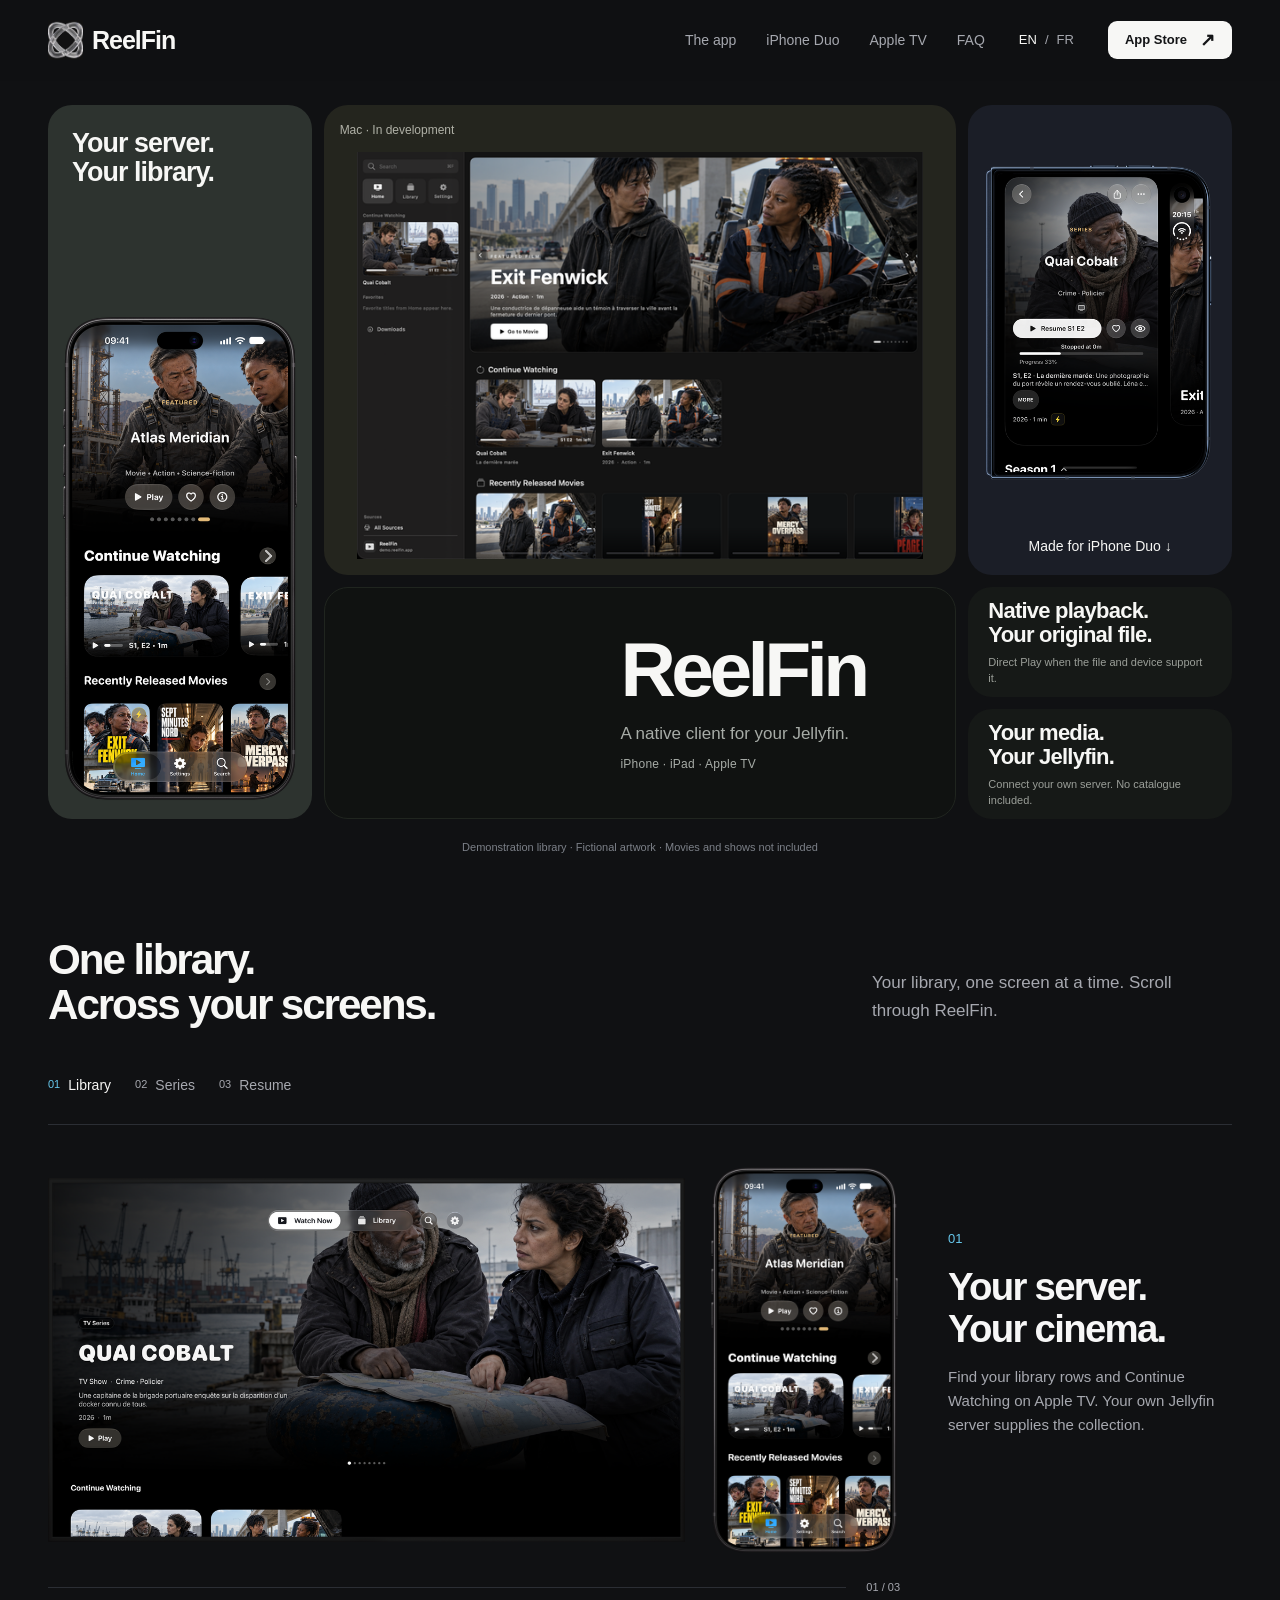
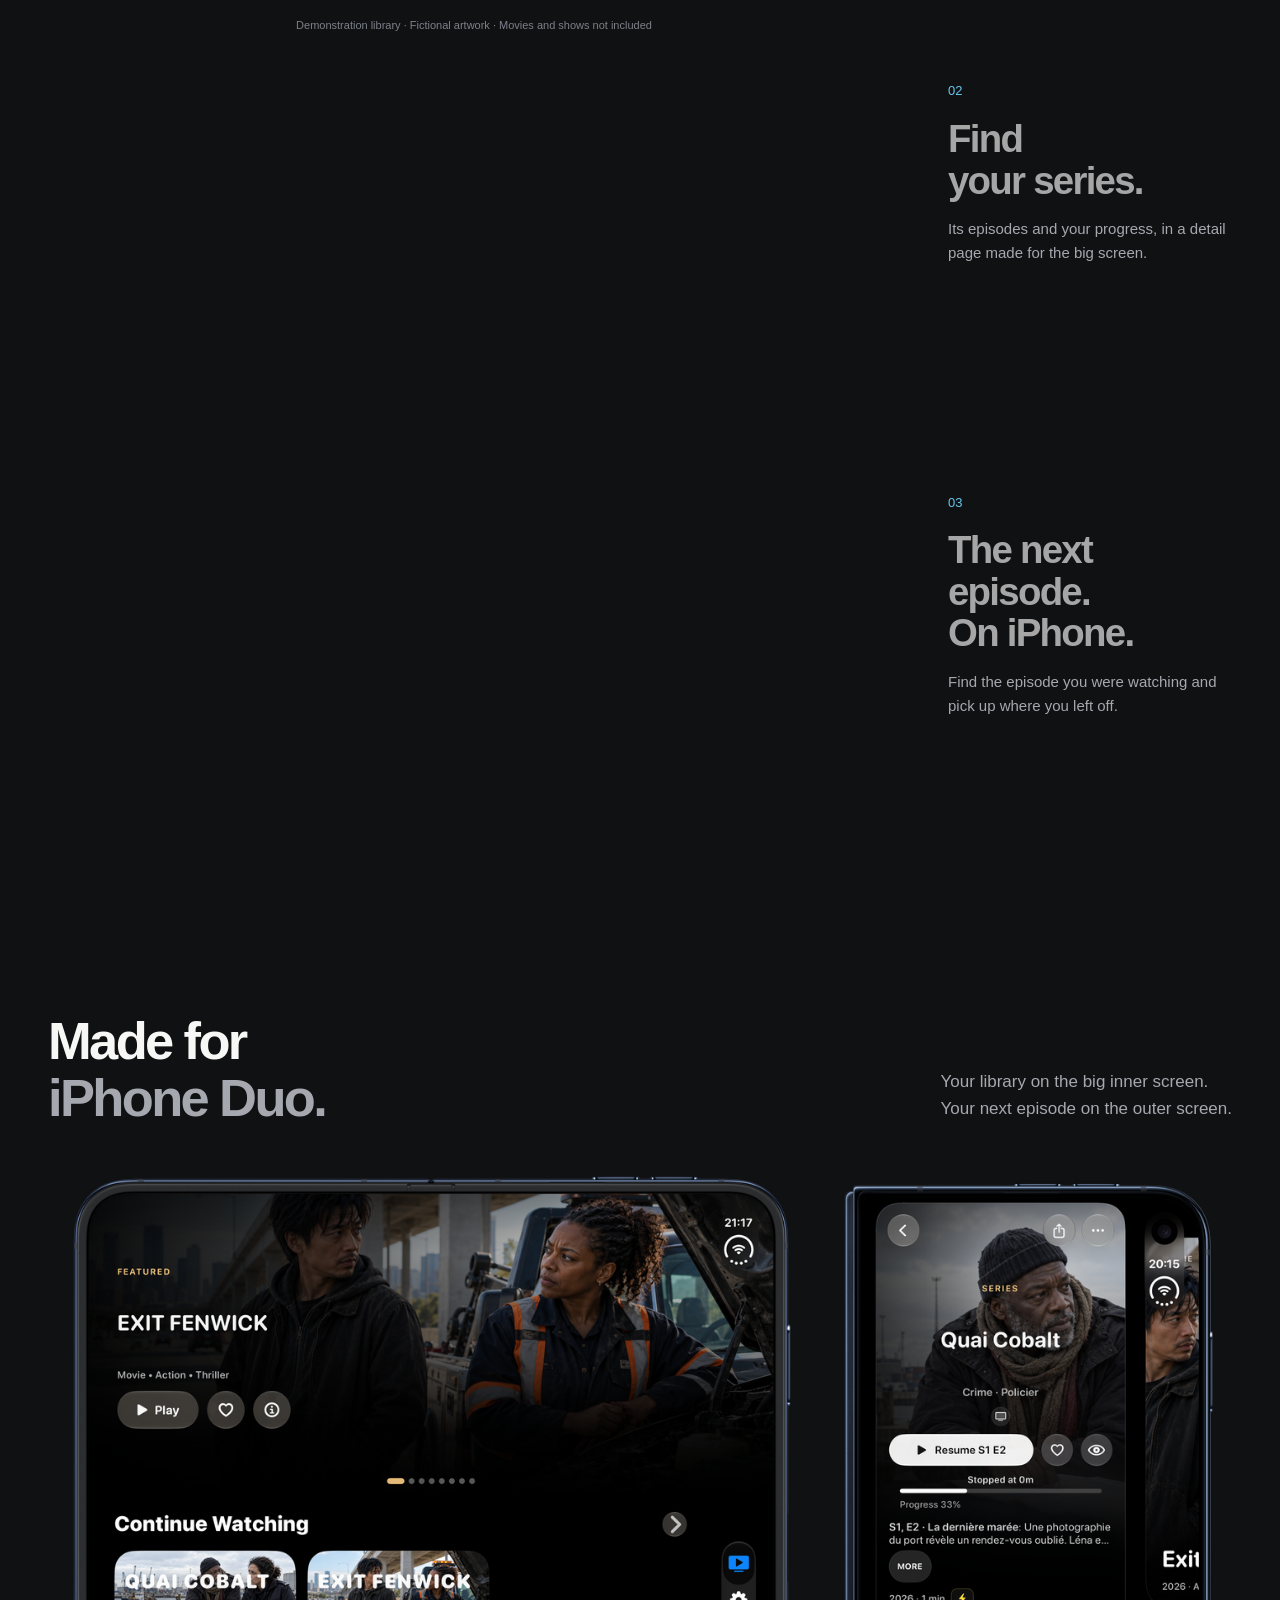
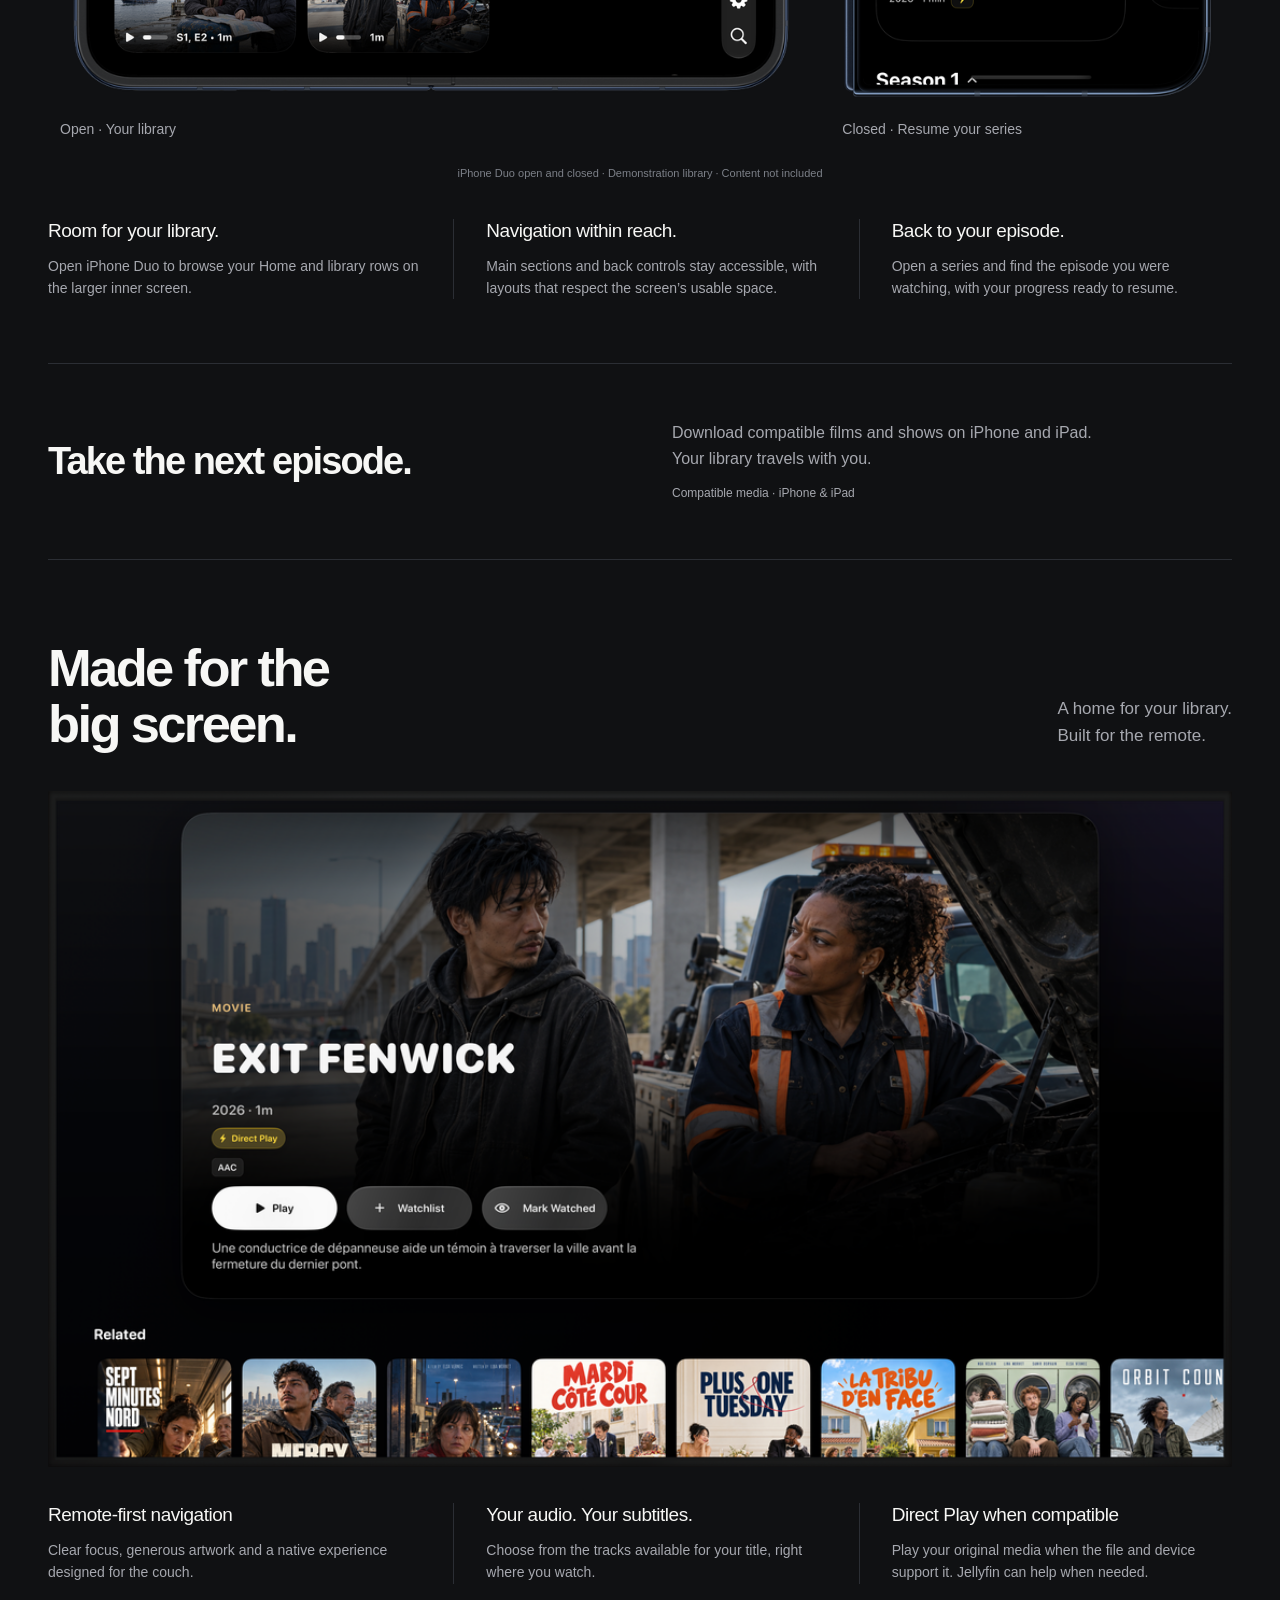
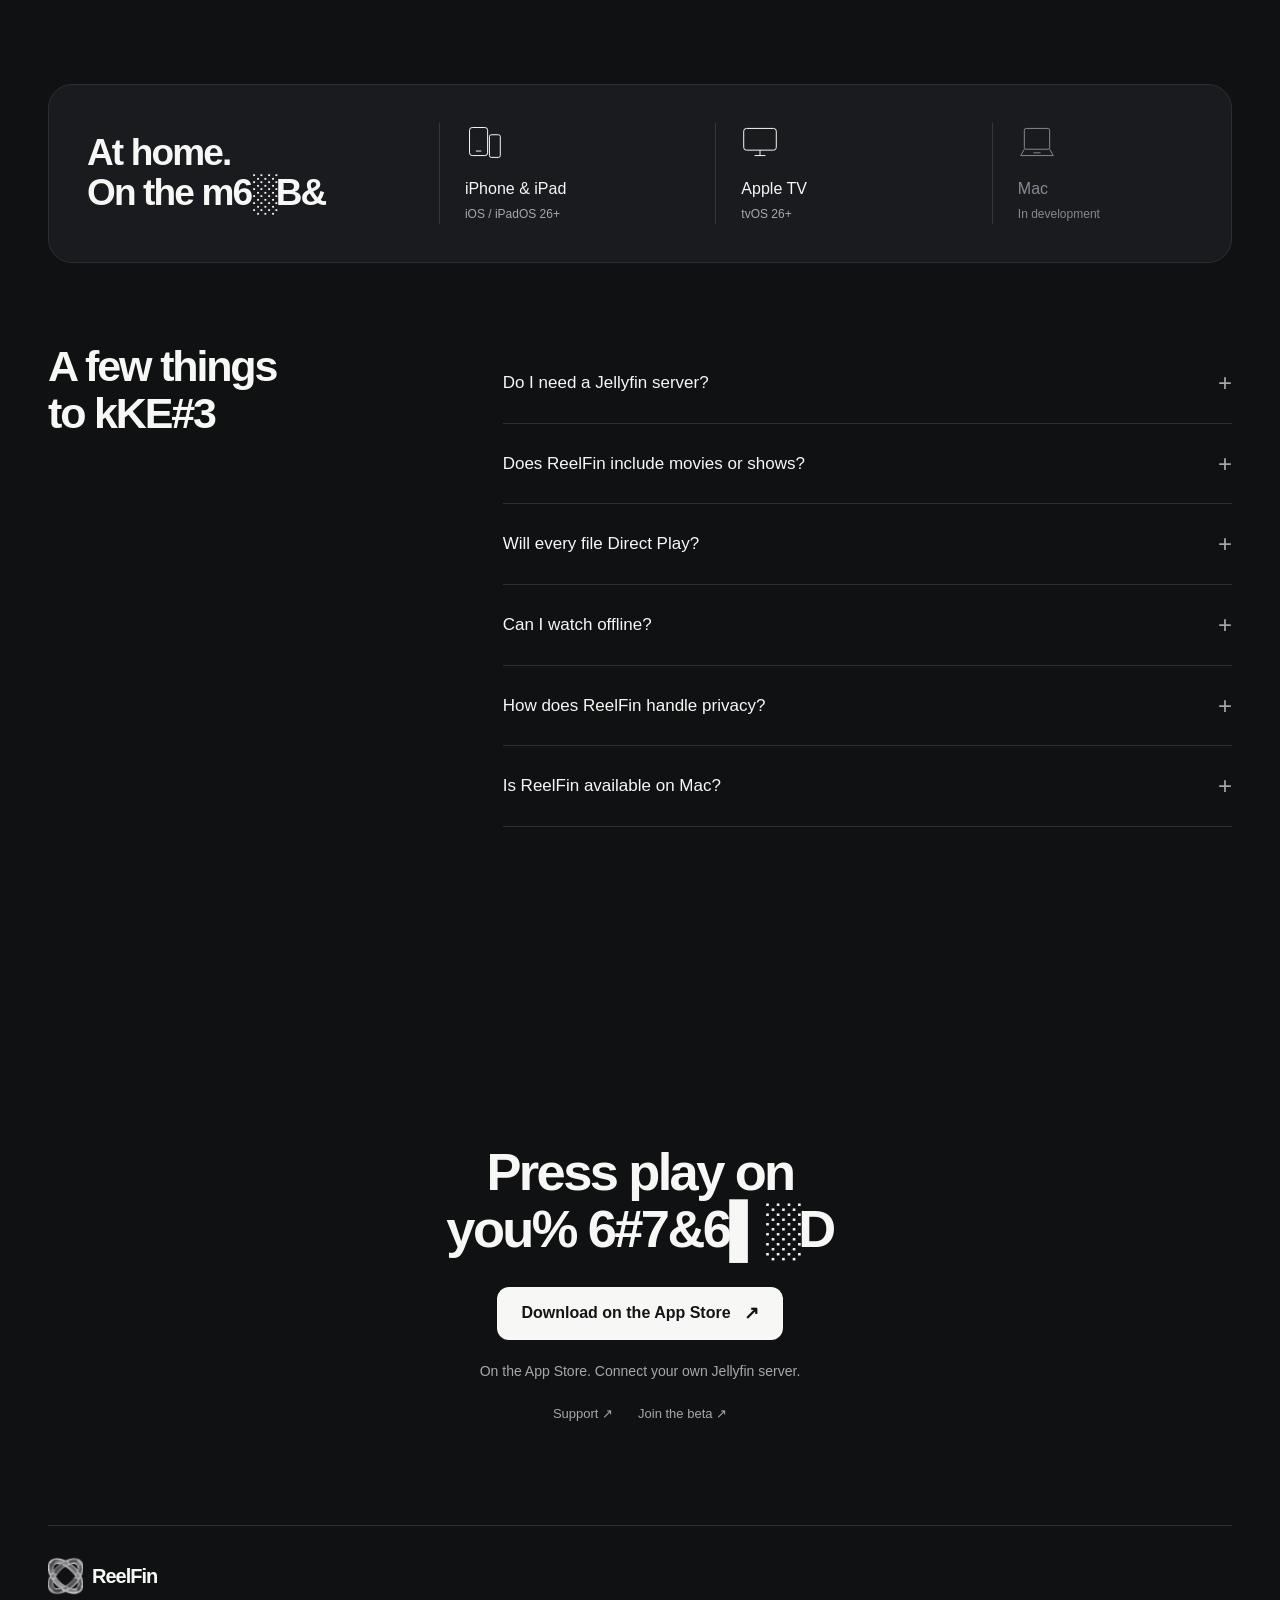
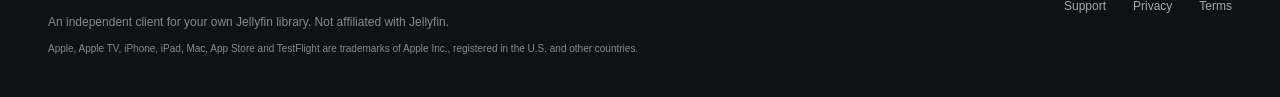
<file: index.html>
<!doctype html>
<html lang="en">
<head>
  <meta charset="utf-8">
  <meta name="viewport" content="width=device-width, initial-scale=1">
  <title>ReelFin — Your cinema. Your way.</title>
  <meta name="description" content="Your Jellyfin library on iPhone, iPad and Apple TV. Resume your favourites, explore your collection and take compatible downloads with you. Native. Independent. Yours.">
  <meta name="theme-color" content="#101113">
  <meta name="apple-itunes-app" content="app-id=6762079357">
  <link rel="canonical" href="https://flovflo.github.io/reelfin-site/">
  <link rel="alternate" hreflang="en" href="https://flovflo.github.io/reelfin-site/">
  <link rel="alternate" hreflang="fr" href="https://flovflo.github.io/reelfin-site/fr/">
  <link rel="alternate" hreflang="x-default" href="https://flovflo.github.io/reelfin-site/">
  <meta property="og:type" content="website">
  <meta property="og:title" content="ReelFin — Your cinema. Your way.">
  <meta property="og:description" content="Your Jellyfin library on iPhone, iPad and Apple TV. Resume your favourites, explore your collection and take compatible downloads with you. Native. Independent. Yours.">
  <meta property="og:url" content="https://flovflo.github.io/reelfin-site/">
  <meta property="og:locale" content="en_US">
  <meta property="og:image" content="https://flovflo.github.io/reelfin-site/assets/media/cinema/social-en.jpg">
  <meta property="og:image:alt" content="ReelFin — Your cinema. Your way.">
  <meta property="og:image:width" content="1200">
  <meta property="og:image:height" content="630">
  <meta name="twitter:card" content="summary_large_image">
  <link rel="icon" type="image/png" href="assets/media/NEW/reelfin-mark.png">
  <link rel="stylesheet" href="assets/site.css?v=cinema-19">
  <script defer src="assets/site.js?v=cinema-19"></script>
  <script type="application/ld+json">{"@context": "https://schema.org", "@type": "MobileApplication", "name": "ReelFin", "operatingSystem": "iOS 26+, iPadOS 26+, tvOS 26+", "applicationCategory": "EntertainmentApplication", "description": "Your Jellyfin library on iPhone, iPad and Apple TV. Resume your favourites, explore your collection and take compatible downloads with you. Native. Independent. Yours.", "url": "https://flovflo.github.io/reelfin-site/", "downloadUrl": "https://apps.apple.com/app/reelfin/id6762079357", "author": {"@type": "Person", "name": "Florian Taffin"}}</script>
</head>
<body>
  <a class="skip-link" href="#main-content">Skip to content</a>
  <header class="site-header site-header--marketing">
    <div class="site-header__inner">
      <a class="brand" href="#top" aria-label="ReelFin"><span class="brand__mark" aria-hidden="true"><img src="assets/media/NEW/reelfin-mark.png" alt="" width="400" height="240"></span><span>ReelFin</span></a>
      <nav class="site-nav" aria-label="Primary navigation"><a href="#story">The app</a><a href="#duo">iPhone Duo</a><a href="#tvos">Apple TV</a><a href="#faq">FAQ</a></nav>
      <nav class="language-switch" aria-label="Language"><a href="index.html" lang="en" hreflang="en" aria-current="page">EN</a><span aria-hidden="true">/</span><a href="fr/index.html" lang="fr" hreflang="fr" >FR</a></nav>
      <a class="button button--primary site-header__cta" href="https://apps.apple.com/app/reelfin/id6762079357">App Store <span class="arrow" aria-hidden="true">↗</span></a>
      <button class="menu-toggle" aria-expanded="false" aria-controls="mobile-menu" aria-label="Open navigation"><svg viewBox="0 0 24 24" fill="none" stroke="currentColor" stroke-width="1.5" aria-hidden="true"><path d="M4 8h16M4 16h16"/></svg></button>
    </div>
    <nav class="mobile-menu" id="mobile-menu" aria-label="Primary navigation" hidden><a href="#story">The app</a><a href="#duo">iPhone Duo</a><a href="#tvos">Apple TV</a><a href="#faq">FAQ</a><a href="https://apps.apple.com/app/reelfin/id6762079357">Download on the App Store ↗</a></nav>
  </header>
  <main id="main-content">
    <section class="hero container" id="top" aria-labelledby="hero-title">
      <div class="hero__mosaic">
        <div class="mosaic__tile mosaic__phone">
          <p class="mosaic__statement">Your server.<br>Your library.</p>
          <figure class="device-artwork"><img src="assets/media/devices/iphone-home-450.webp" srcset="assets/media/devices/iphone-home-450.webp 450w, assets/media/devices/iphone-home.webp 900w" sizes="(max-width: 760px) 190px, 240px" alt="ReelFin on iPhone, with Continue Watching and films from a fictional demonstration library." width="900" height="1837" fetchpriority="high" decoding="async"></figure>
        </div>
        <figure class="mosaic__tile mosaic__screen">
          <figcaption>Mac · In development</figcaption>
          <div class="native-mac-preview"><img src="assets/media/devices/mac-home-480.webp" srcset="assets/media/devices/mac-home-480.webp 480w, assets/media/devices/mac-home-640.webp 640w, assets/media/devices/mac-home-960.webp 960w, assets/media/devices/mac-home.webp 1600w" sizes="(max-width: 599px) 320px, (max-width: 1099px) 55vw, 600px" alt="Native ReelFin Home preview on Mac, in development, with a fictional demonstration library." width="1600" height="1150" fetchpriority="high" decoding="async"></div>
        </figure>
        <div class="mosaic__tile mosaic__brand">
          <div class="hero-emblem" aria-hidden="true"><img src="assets/media/NEW/reelfin-mark.png" alt="" width="400" height="240"></div>
          <div class="mosaic__brand-copy"><h1 id="hero-title">ReelFin</h1><p>A native client for your Jellyfin.</p><p class="hero__platforms">iPhone · iPad · Apple TV</p></div>
        </div>
        <div class="mosaic__tile mosaic__duo">
          <figure class="device-artwork"><img src="assets/media/devices/duo-closed-series-450.webp" srcset="assets/media/devices/duo-closed-series-450.webp 450w, assets/media/devices/duo-closed-series.webp 900w" sizes="(max-width: 760px) 51vw, 382px" alt="Native ReelFin demonstration series detail and Resume action on the iPhone Duo outer screen, with the device closed." width="900" height="1255" fetchpriority="high" decoding="async"></figure>
          <a href="#duo">Made for iPhone Duo <span aria-hidden="true">↓</span></a>
        </div>
        <article class="mosaic__tile mosaic__direct"><h2>Native playback.<br>Your original file.</h2><p>Direct Play when the file and device support it.</p></article>
        <article class="mosaic__tile mosaic__server"><h2>Your media.<br>Your Jellyfin.</h2><p>Connect your own server. No catalogue included.</p></article>
      </div>
      <p class="image-credit">Demonstration library · Fictional artwork · Movies and shows not included</p>
    </section>
    <section class="section container product-story" id="story" aria-labelledby="story-title">
      <div class="section-heading"><h2 id="story-title">One library.<br>Across your screens.</h2><p>Your library, one screen at a time. Scroll through ReelFin.</p></div>
      <nav class="story__nav" aria-label="Explore the app"><a href="#story-library" data-story-link="0"><span>01</span>Library</a><a href="#story-series" data-story-link="1"><span>02</span>Series</a><a href="#story-resume" data-story-link="2"><span>03</span>Resume</a></nav>
      <div class="story__layout">
        <div class="story__stage">
          <div class="story__devices">
            <figure class="story__tv device-artwork"><img src="assets/media/devices/tv-home-640.webp" srcset="assets/media/devices/tv-home-640.webp 640w, assets/media/devices/tv-home-1100.webp 1100w, assets/media/devices/tv-home.webp 2200w" sizes="(min-width: 1100px) 52vw, 100vw" alt="ReelFin on Apple TV, using a fictional demonstration library." width="2200" height="1256" loading="lazy" decoding="async"><img class="story__screen story__screen--tv" data-story-src="assets/media/devices/tv-series-screen-640.webp" data-story-srcset="assets/media/devices/tv-series-screen-640.webp 640w, assets/media/devices/tv-series-screen-1100.webp 1100w, assets/media/devices/tv-series-screen.webp 2200w" sizes="(min-width: 1100px) 52vw, 100vw" width="2200" height="1256" alt="" aria-hidden="true" hidden></figure>
            <figure class="story__phone device-artwork"><img src="assets/media/devices/iphone-home-450.webp" srcset="assets/media/devices/iphone-home-450.webp 450w, assets/media/devices/iphone-home.webp 900w" sizes="(min-width: 1100px) 15vw, 190px" alt="ReelFin on iPhone, using a fictional demonstration library." width="900" height="1837" loading="lazy" decoding="async"><img class="story__screen story__screen--phone" data-story-src="assets/media/devices/iphone-series-screen-450.webp" data-story-srcset="assets/media/devices/iphone-series-screen-450.webp 450w, assets/media/devices/iphone-series-screen.webp 900w" sizes="(min-width: 1100px) 15vw, 190px" width="900" height="1837" alt="" aria-hidden="true" hidden></figure>
          </div>
          <div class="story__position" aria-hidden="true"><span class="story__position-line"></span><span class="story__counter">01 / 03</span></div>
          <p class="image-credit">Demonstration library · Fictional artwork · Movies and shows not included</p>
        </div>
        <div class="story__chapters"><article class="story__chapter" id="story-library"><div class="story__chapter-copy"><span class="story__number">01</span><h3>Your server.<br>Your cinema.</h3><p>Find your library rows and Continue Watching on Apple TV. Your own Jellyfin server supplies the collection.</p></div><figure class="story__chapter-visual story__chapter-visual--tv device-artwork"><img src="assets/media/devices/tv-home-640.webp" srcset="assets/media/devices/tv-home-640.webp 640w, assets/media/devices/tv-home-1100.webp 1100w, assets/media/devices/tv-home.webp 2200w" sizes="(max-width: 760px) 100vw, (max-width: 1100px) 78vw, 930px" alt="ReelFin Apple TV home screen, using a fictional demonstration library." width="2200" height="1256" loading="lazy" decoding="async"></figure></article><article class="story__chapter" id="story-series"><div class="story__chapter-copy"><span class="story__number">02</span><h3>Find<br>your series.</h3><p>Its episodes and your progress, in a detail page made for the big screen.</p></div><figure class="story__chapter-visual story__chapter-visual--tv device-artwork"><img src="assets/media/devices/tv-series-640.webp" srcset="assets/media/devices/tv-series-640.webp 640w, assets/media/devices/tv-series-1100.webp 1100w, assets/media/devices/tv-series.webp 2200w" sizes="(max-width: 760px) 100vw, (max-width: 1100px) 78vw, 930px" alt="ReelFin on Apple TV, using a fictional demonstration library." width="2200" height="1256" loading="lazy" decoding="async"></figure></article><article class="story__chapter" id="story-resume"><div class="story__chapter-copy"><span class="story__number">03</span><h3>The next episode.<br>On iPhone.</h3><p>Find the episode you were watching and pick up where you left off.</p></div><figure class="story__chapter-visual story__chapter-visual--iphone device-artwork"><img src="assets/media/devices/iphone-series-450.webp" srcset="assets/media/devices/iphone-series-450.webp 450w, assets/media/devices/iphone-series.webp 900w" sizes="(max-width: 760px) 190px, 240px" alt="ReelFin on iPhone shows a fictional series, episode progress and the Resume action." width="900" height="1837" loading="lazy" decoding="async"></figure></article></div>
      </div>
    </section>
    <section class="section container duo" id="duo" aria-labelledby="duo-title">
      <div class="section-heading"><h2 id="duo-title">Made for<br><span class="muted">iPhone Duo.</span></h2><p>Your library on the big inner screen.<br>Your next episode on the outer screen.</p></div>
      <div class="duo-stage">
        <figure class="duo-stage__open"><div class="device-artwork"><img src="assets/media/devices/duo-open-home-640.webp" srcset="assets/media/devices/duo-open-home-640.webp 640w, assets/media/devices/duo-open-home-900.webp 900w, assets/media/devices/duo-open-home.webp 1800w" sizes="(max-width: 760px) 100vw, 750px" alt="Native ReelFin demonstration Home on the large inner screen of iPhone Duo, with the device open." width="1800" height="1308" loading="lazy" decoding="async"></div><figcaption>Open · Your library</figcaption></figure>
        <figure class="duo-stage__closed"><div class="device-artwork"><img src="assets/media/devices/duo-closed-series-450.webp" srcset="assets/media/devices/duo-closed-series-450.webp 450w, assets/media/devices/duo-closed-series.webp 900w" sizes="(max-width: 760px) 51vw, 382px" alt="Native ReelFin demonstration series detail and Resume action on the iPhone Duo outer screen, with the device closed." width="900" height="1255" loading="lazy" decoding="async"></div><figcaption>Closed · Resume your series</figcaption></figure>
      </div>
      <p class="image-credit">iPhone Duo open and closed · Demonstration library · Content not included</p>
      <div class="tv-benefits"><article><h3>Room for your library.</h3><p>Open iPhone Duo to browse your Home and library rows on the larger inner screen.</p></article><article><h3>Navigation within reach.</h3><p>Main sections and back controls stay accessible, with layouts that respect the screen’s usable space.</p></article><article><h3>Back to your episode.</h3><p>Open a series and find the episode you were watching, with your progress ready to resume.</p></article></div>
    </section>
    <section class="download-band container" id="overview" aria-labelledby="downloads-title"><h2 id="downloads-title">Take the next episode.</h2><div><p>Download compatible films and shows on iPhone and iPad. Your library travels with you.</p><p class="download-band__note">Compatible media · iPhone & iPad</p></div></section>
    <section class="section container tvos" id="tvos" aria-labelledby="tv-title">
      <div class="section-heading"><h2 id="tv-title">Made for the<br>big screen.</h2><p>A home for your library.<br>Built for the remote.</p></div>
      <figure class="device-artwork"><img src="assets/media/devices/tv-detail-640.webp" srcset="assets/media/devices/tv-detail-640.webp 640w, assets/media/devices/tv-detail-1100.webp 1100w, assets/media/devices/tv-detail.webp 2200w" sizes="(max-width: 760px) 100vw, (max-width: 1100px) 78vw, 930px" alt="ReelFin Apple TV movie detail page, using a fictional demonstration library." width="2200" height="1256" loading="lazy" decoding="async"></figure>
      <div class="tv-benefits"><article><h3>Remote-first navigation</h3><p>Clear focus, generous artwork and a native experience designed for the couch.</p></article><article><h3>Your audio. Your subtitles.</h3><p>Choose from the tracks available for your title, right where you watch.</p></article><article><h3>Direct Play when compatible</h3><p>Play your original media when the file and device support it. Jellyfin can help when needed.</p></article></div>
    </section>
    <section class="compatibility container" aria-label="Supported platforms">
      <h2>At home.<br>On the move.</h2>
      <div class="platform"><svg viewBox="0 0 42 42" fill="none" stroke="currentColor" aria-hidden="true"><rect x="5" y="5" width="20" height="31" rx="3"/><path d="M12 31h6"/><rect x="27" y="13" width="12" height="25" rx="2"/></svg><h3>iPhone &amp; iPad</h3><p>iOS / iPadOS 26+</p></div>
      <div class="platform"><svg viewBox="0 0 42 42" fill="none" stroke="currentColor" aria-hidden="true"><rect x="3" y="6" width="36" height="24" rx="3"/><path d="M15 36h12m-6-6v6"/></svg><h3>Apple TV</h3><p>tvOS 26+</p></div>
      <div class="platform platform--future"><svg viewBox="0 0 42 42" fill="none" stroke="currentColor" aria-hidden="true"><rect x="7" y="6" width="28" height="23" rx="2"/><path d="m7 29-4 7h36l-4-7M17 33h8"/></svg><h3>Mac</h3><p>In development</p></div>
    </section>
    <section class="section container faq" id="faq" aria-labelledby="faq-title"><h2 id="faq-title">A few things<br>to know.</h2><div><details><summary>Do I need a Jellyfin server?</summary><p>Yes. ReelFin is a client for your own Jellyfin server, or a server you are authorised to use. Enter the server address and sign in to your Jellyfin account.</p></details>
<details><summary>Does ReelFin include movies or shows?</summary><p>No. You bring your library. The screenshots and poster artwork on this page use a fictional demonstration collection; no movies or shows are supplied with the app.</p></details>
<details><summary>Will every file Direct Play?</summary><p>Direct Play depends on the file, codecs, subtitles and device. ReelFin uses native Apple playback, and Jellyfin may remux or transcode a file when it needs help.</p></details>
<details><summary>Can I watch offline?</summary><p>On iPhone and iPad, you can download compatible titles when your Jellyfin account allows downloads. File compatibility and available storage still apply. Downloads are not available on Apple TV.</p></details>
<details><summary>How does ReelFin handle privacy?</summary><p>Your session token is stored in Apple Keychain. ReelFin does not sell your personal data or use cross-app tracking. Optional crash diagnostics may be enabled in a production build. <a href="privacy.html">Read the privacy policy</a>.</p></details>
<details><summary>Is ReelFin available on Mac?</summary><p>A dedicated Mac experience is in development. It is not available for public download yet. ReelFin is currently available for iPhone, iPad and Apple TV.</p></details></div></section>
    <section class="final-cta container" id="support" aria-labelledby="download-title"><div class="cta-emblem" aria-hidden="true"><img src="assets/media/NEW/reelfin-mark.png" alt="" width="400" height="240"></div><h2 id="download-title">Press play on<br>your library.</h2><a class="button button--primary" href="https://apps.apple.com/app/reelfin/id6762079357"><span>Download on the App Store</span><span class="arrow" aria-hidden="true">↗</span></a><p>On the App Store. Connect your own Jellyfin server.</p><div class="final-cta__support"><a href="support.html">Support ↗</a><a href="https://testflight.apple.com/join/TkVVXmU2">Join the beta ↗</a></div></section>
  </main>
  <footer class="site-footer" id="privacy"><div><a class="brand brand--footer" href="#top"><span class="brand__mark" aria-hidden="true"><img src="assets/media/NEW/reelfin-mark.png" alt="" width="400" height="240"></span><span>ReelFin</span></a><p>An independent client for your own Jellyfin library. Not affiliated with Jellyfin.</p><p class="site-footer__credit">Apple, Apple TV, iPhone, iPad, Mac, App Store and TestFlight are trademarks of Apple Inc., registered in the U.S. and other countries.</p></div><nav class="site-footer__links" aria-label="Footer"><a href="support.html">Support</a><a href="privacy.html">Privacy</a><a href="terms.html">Terms</a></nav></footer>
</body>
</html>
</file>
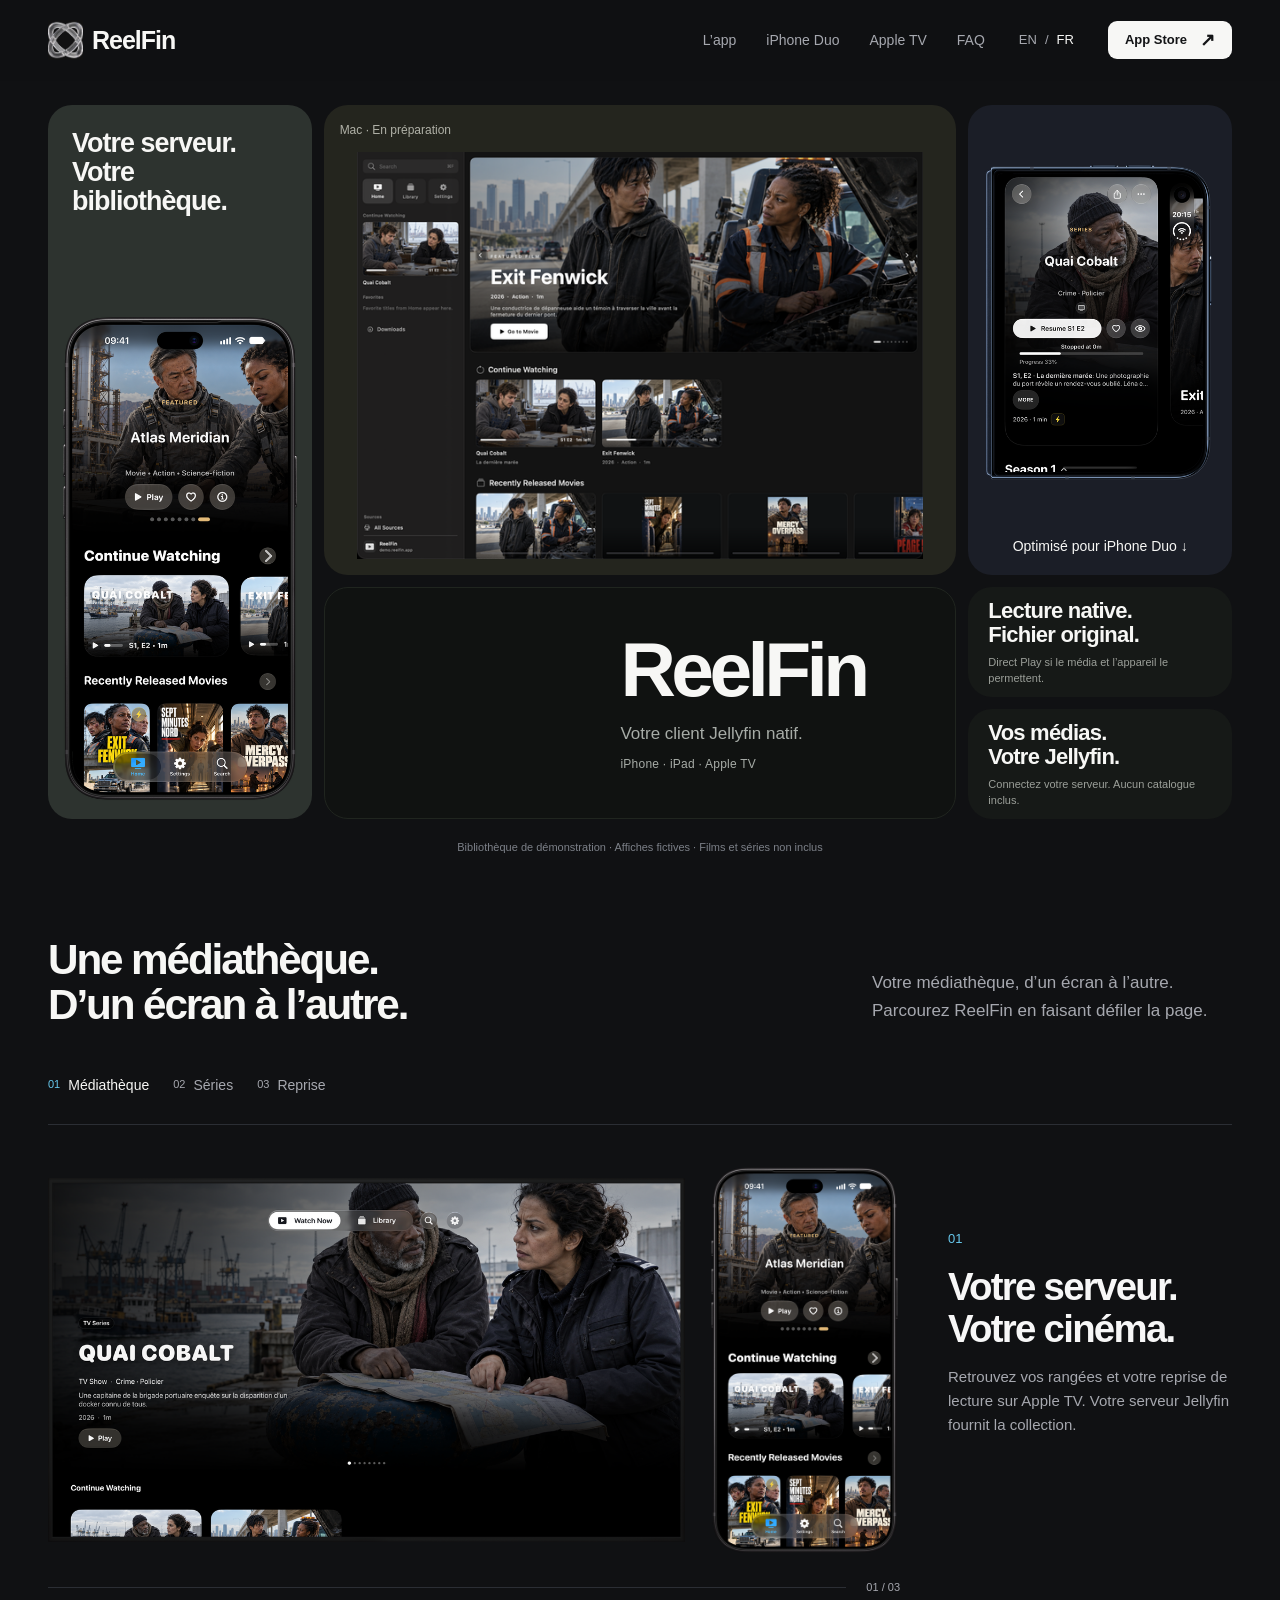
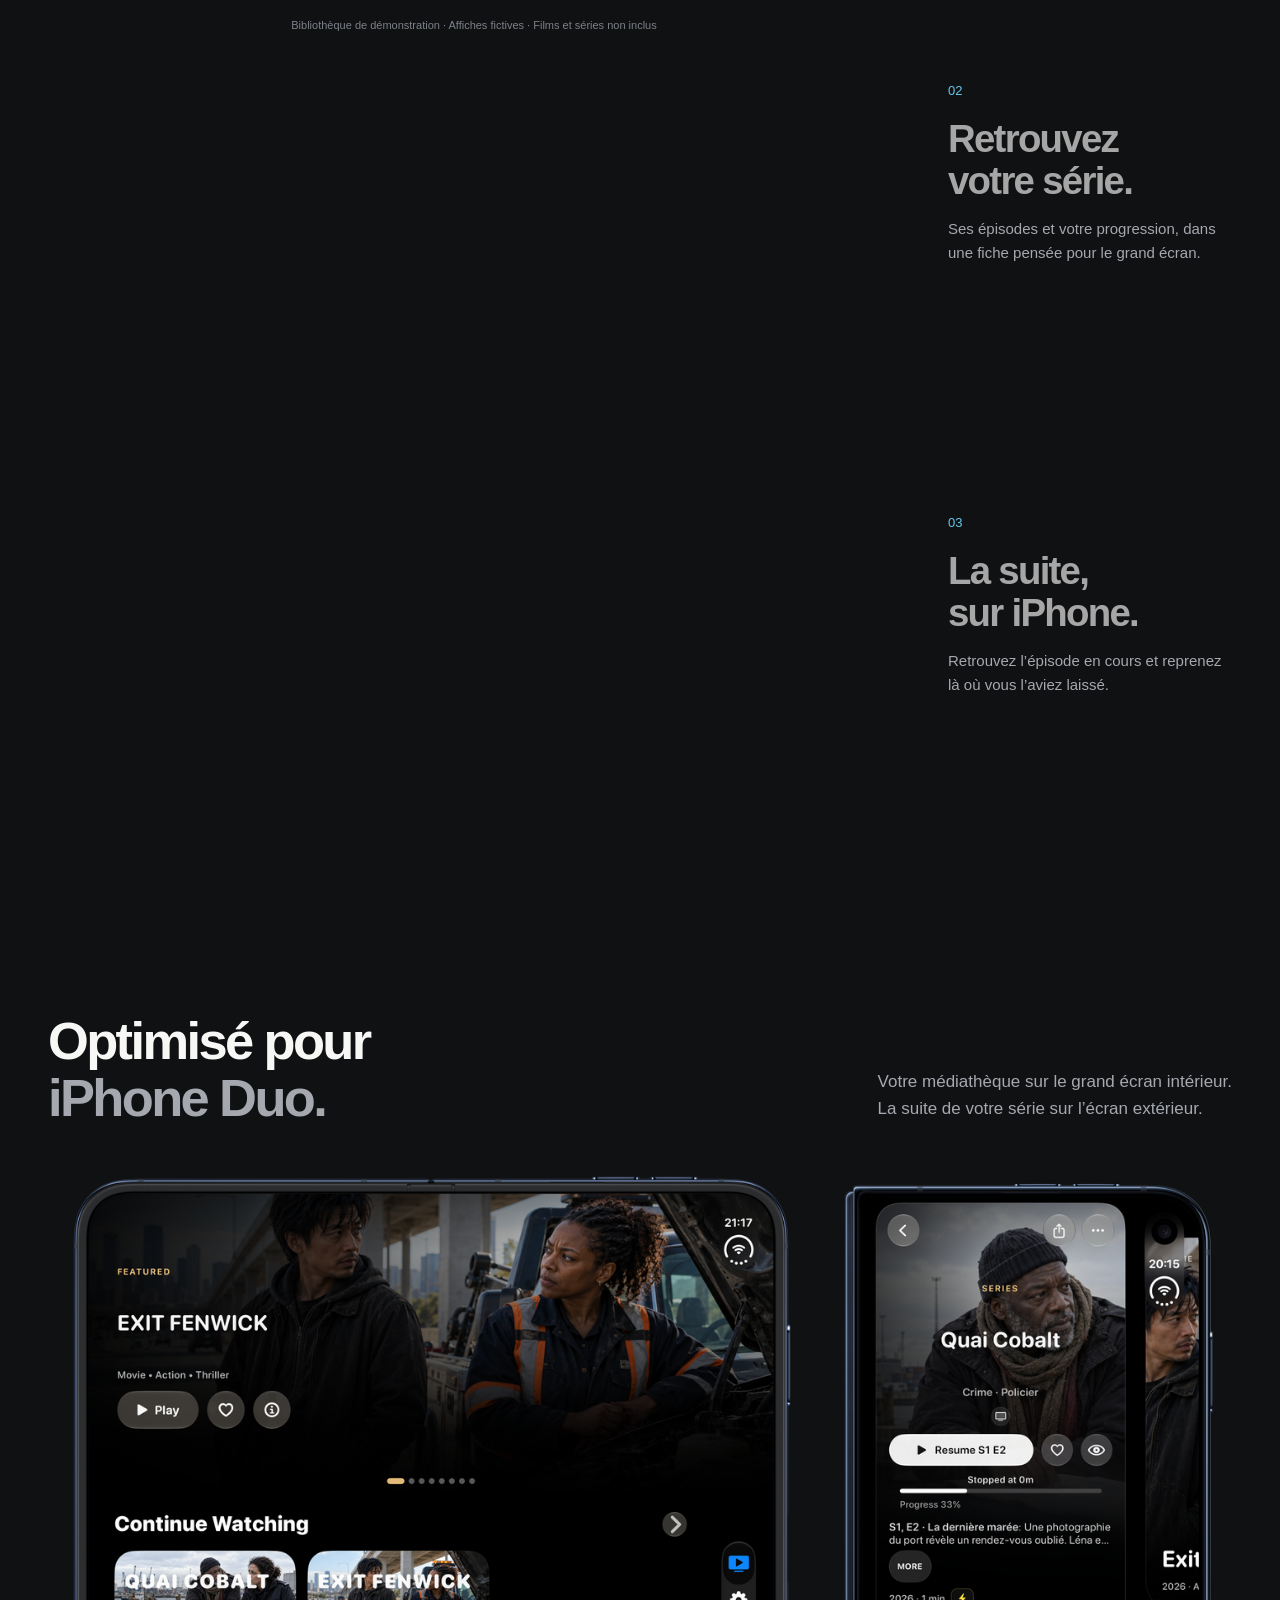
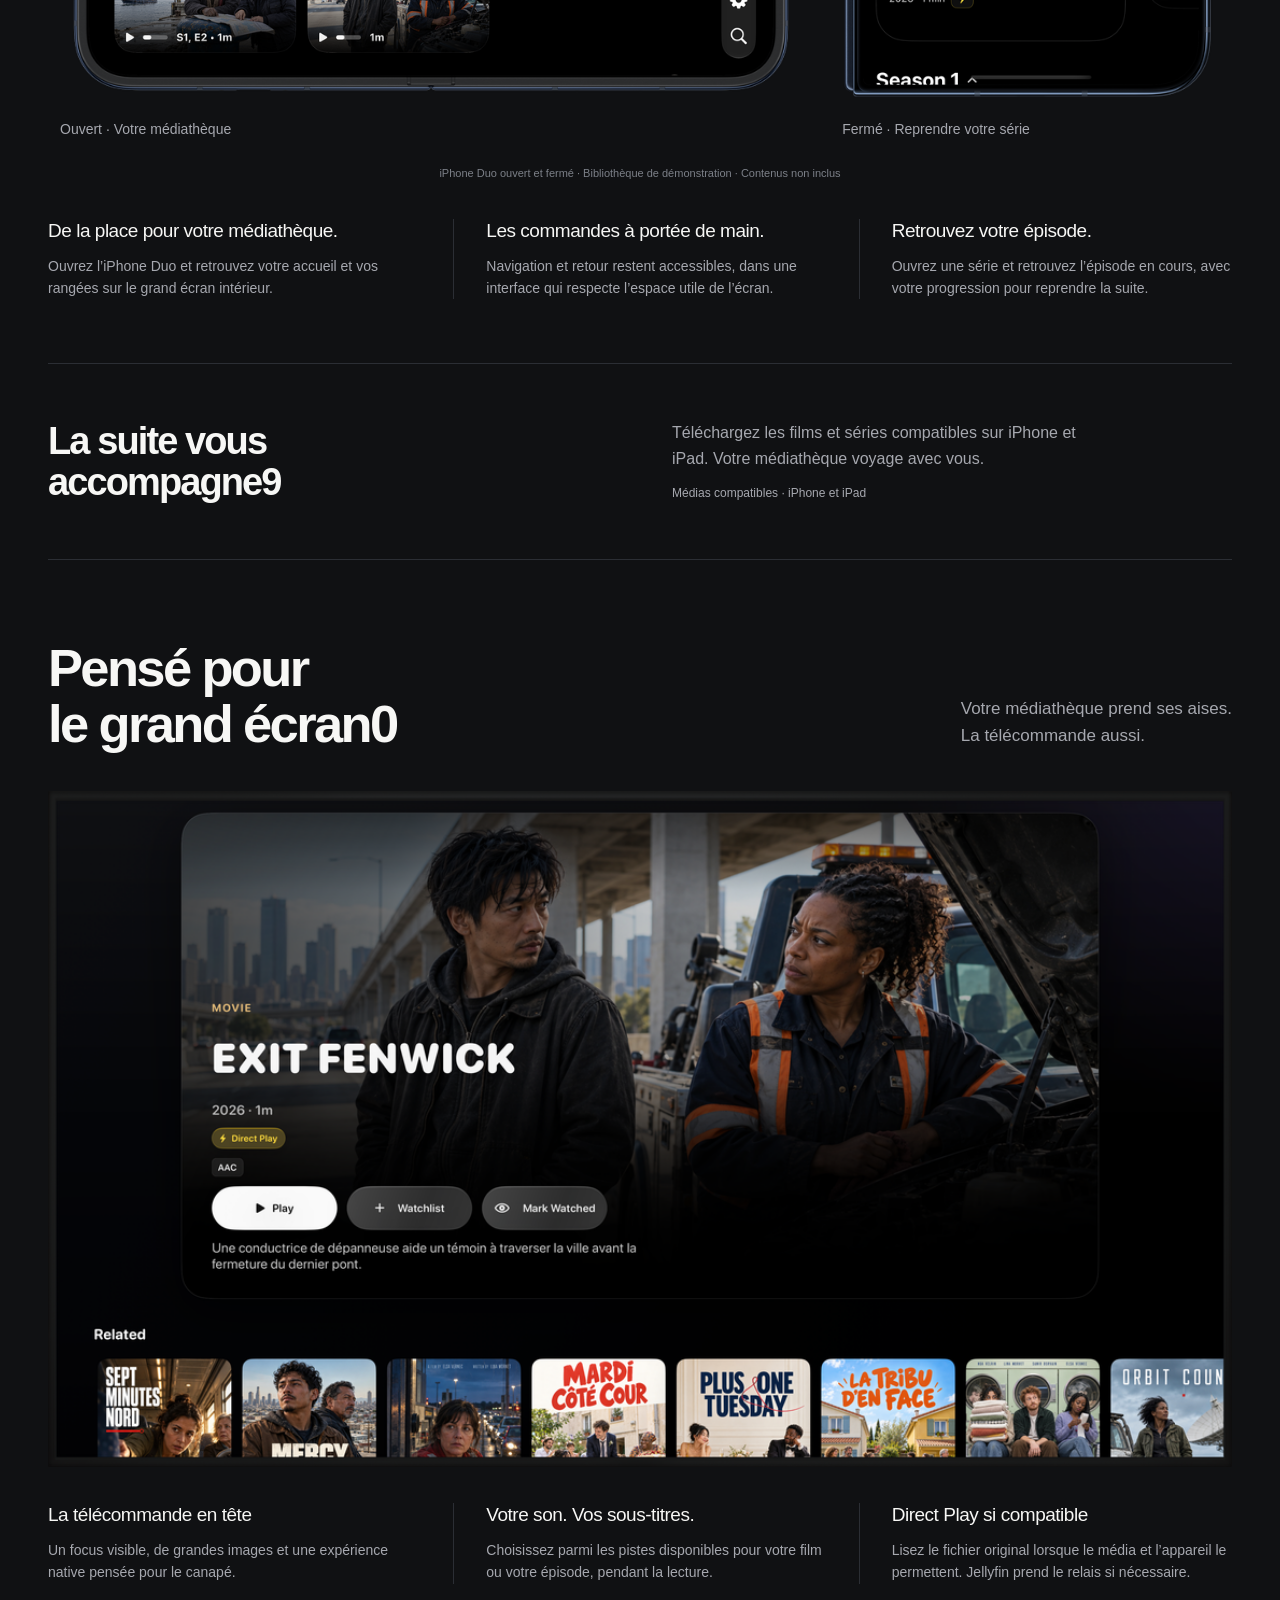
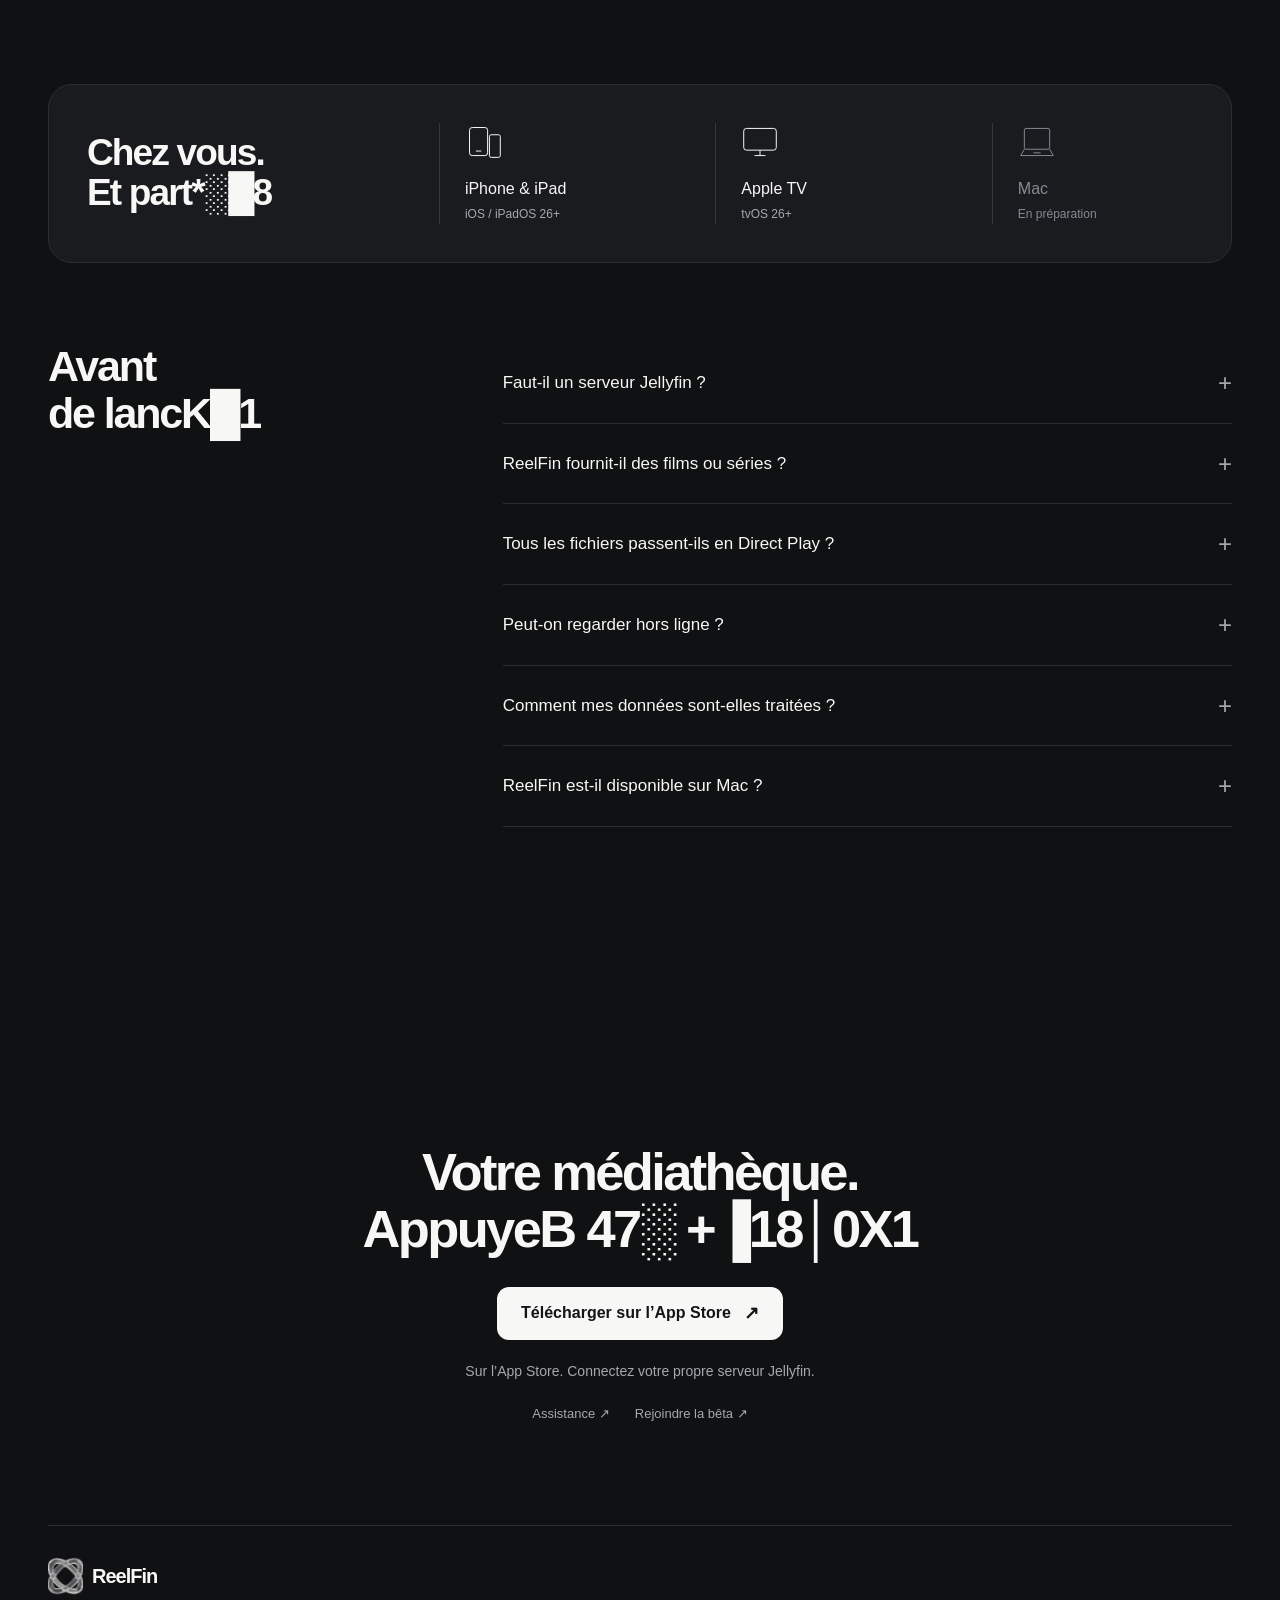
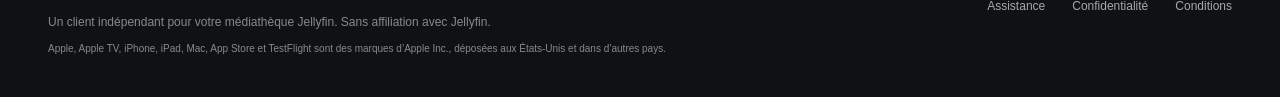
<file: fr/index.html>
<!doctype html>
<html lang="fr">
<head>
  <meta charset="utf-8">
  <meta name="viewport" content="width=device-width, initial-scale=1">
  <title>ReelFin — Votre cinéma. À vous.</title>
  <meta name="description" content="Votre médiathèque Jellyfin sur iPhone, iPad et Apple TV. Reprenez vos favoris, explorez vos collections et emportez vos téléchargements compatibles. Natif. Indépendant. À vous.">
  <meta name="theme-color" content="#101113">
  <meta name="apple-itunes-app" content="app-id=6762079357">
  <link rel="canonical" href="https://flovflo.github.io/reelfin-site/fr/">
  <link rel="alternate" hreflang="en" href="https://flovflo.github.io/reelfin-site/">
  <link rel="alternate" hreflang="fr" href="https://flovflo.github.io/reelfin-site/fr/">
  <link rel="alternate" hreflang="x-default" href="https://flovflo.github.io/reelfin-site/">
  <meta property="og:type" content="website">
  <meta property="og:title" content="ReelFin — Votre cinéma. À vous.">
  <meta property="og:description" content="Votre médiathèque Jellyfin sur iPhone, iPad et Apple TV. Reprenez vos favoris, explorez vos collections et emportez vos téléchargements compatibles. Natif. Indépendant. À vous.">
  <meta property="og:url" content="https://flovflo.github.io/reelfin-site/fr/">
  <meta property="og:locale" content="fr_FR">
  <meta property="og:image" content="https://flovflo.github.io/reelfin-site/assets/media/cinema/social-fr.jpg">
  <meta property="og:image:alt" content="ReelFin — Votre cinéma. À vous.">
  <meta property="og:image:width" content="1200">
  <meta property="og:image:height" content="630">
  <meta name="twitter:card" content="summary_large_image">
  <link rel="icon" type="image/png" href="../assets/media/NEW/reelfin-mark.png">
  <link rel="stylesheet" href="../assets/site.css?v=cinema-19">
  <script defer src="../assets/site.js?v=cinema-19"></script>
  <script type="application/ld+json">{"@context": "https://schema.org", "@type": "MobileApplication", "name": "ReelFin", "operatingSystem": "iOS 26+, iPadOS 26+, tvOS 26+", "applicationCategory": "EntertainmentApplication", "description": "Votre médiathèque Jellyfin sur iPhone, iPad et Apple TV. Reprenez vos favoris, explorez vos collections et emportez vos téléchargements compatibles. Natif. Indépendant. À vous.", "url": "https://flovflo.github.io/reelfin-site/", "downloadUrl": "https://apps.apple.com/app/reelfin/id6762079357", "author": {"@type": "Person", "name": "Florian Taffin"}}</script>
</head>
<body>
  <a class="skip-link" href="#main-content">Aller au contenu</a>
  <header class="site-header site-header--marketing">
    <div class="site-header__inner">
      <a class="brand" href="#top" aria-label="ReelFin"><span class="brand__mark" aria-hidden="true"><img src="../assets/media/NEW/reelfin-mark.png" alt="" width="400" height="240"></span><span>ReelFin</span></a>
      <nav class="site-nav" aria-label="Navigation principale"><a href="#story">L’app</a><a href="#duo">iPhone Duo</a><a href="#tvos">Apple TV</a><a href="#faq">FAQ</a></nav>
      <nav class="language-switch" aria-label="Langue"><a href="../index.html" lang="en" hreflang="en" >EN</a><span aria-hidden="true">/</span><a href="../fr/index.html" lang="fr" hreflang="fr" aria-current="page">FR</a></nav>
      <a class="button button--primary site-header__cta" href="https://apps.apple.com/app/reelfin/id6762079357">App Store <span class="arrow" aria-hidden="true">↗</span></a>
      <button class="menu-toggle" aria-expanded="false" aria-controls="mobile-menu" aria-label="Ouvrir la navigation"><svg viewBox="0 0 24 24" fill="none" stroke="currentColor" stroke-width="1.5" aria-hidden="true"><path d="M4 8h16M4 16h16"/></svg></button>
    </div>
    <nav class="mobile-menu" id="mobile-menu" aria-label="Navigation principale" hidden><a href="#story">L’app</a><a href="#duo">iPhone Duo</a><a href="#tvos">Apple TV</a><a href="#faq">FAQ</a><a href="https://apps.apple.com/app/reelfin/id6762079357">Télécharger sur l’App Store ↗</a></nav>
  </header>
  <main id="main-content">
    <section class="hero container" id="top" aria-labelledby="hero-title">
      <div class="hero__mosaic">
        <div class="mosaic__tile mosaic__phone">
          <p class="mosaic__statement">Votre serveur.<br>Votre bibliothèque.</p>
          <figure class="device-artwork"><img src="../assets/media/devices/iphone-home-450.webp" srcset="../assets/media/devices/iphone-home-450.webp 450w, ../assets/media/devices/iphone-home.webp 900w" sizes="(max-width: 760px) 190px, 240px" alt="ReelFin sur iPhone, avec la reprise de lecture et une bibliothèque de démonstration fictive." width="900" height="1837" fetchpriority="high" decoding="async"></figure>
        </div>
        <figure class="mosaic__tile mosaic__screen">
          <figcaption>Mac · En préparation</figcaption>
          <div class="native-mac-preview"><img src="../assets/media/devices/mac-home-480.webp" srcset="../assets/media/devices/mac-home-480.webp 480w, ../assets/media/devices/mac-home-640.webp 640w, ../assets/media/devices/mac-home-960.webp 960w, ../assets/media/devices/mac-home.webp 1600w" sizes="(max-width: 599px) 320px, (max-width: 1099px) 55vw, 600px" alt="Aperçu natif de l’accueil ReelFin sur Mac, en préparation, avec une bibliothèque fictive de démonstration." width="1600" height="1150" fetchpriority="high" decoding="async"></div>
        </figure>
        <div class="mosaic__tile mosaic__brand">
          <div class="hero-emblem" aria-hidden="true"><img src="../assets/media/NEW/reelfin-mark.png" alt="" width="400" height="240"></div>
          <div class="mosaic__brand-copy"><h1 id="hero-title">ReelFin</h1><p>Votre client Jellyfin natif.</p><p class="hero__platforms">iPhone · iPad · Apple TV</p></div>
        </div>
        <div class="mosaic__tile mosaic__duo">
          <figure class="device-artwork"><img src="../assets/media/devices/duo-closed-series-450.webp" srcset="../assets/media/devices/duo-closed-series-450.webp 450w, ../assets/media/devices/duo-closed-series.webp 900w" sizes="(max-width: 760px) 51vw, 382px" alt="Fiche de série native ReelFin en démonstration avec l’action Reprendre sur l’écran extérieur de l’iPhone Duo fermé." width="900" height="1255" fetchpriority="high" decoding="async"></figure>
          <a href="#duo">Optimisé pour iPhone Duo <span aria-hidden="true">↓</span></a>
        </div>
        <article class="mosaic__tile mosaic__direct"><h2>Lecture native.<br>Fichier original.</h2><p>Direct Play si le média et l’appareil le permettent.</p></article>
        <article class="mosaic__tile mosaic__server"><h2>Vos médias.<br>Votre Jellyfin.</h2><p>Connectez votre serveur. Aucun catalogue inclus.</p></article>
      </div>
      <p class="image-credit">Bibliothèque de démonstration · Affiches fictives · Films et séries non inclus</p>
    </section>
    <section class="section container product-story" id="story" aria-labelledby="story-title">
      <div class="section-heading"><h2 id="story-title">Une médiathèque.<br>D’un écran à l’autre.</h2><p>Votre médiathèque, d’un écran à l’autre. Parcourez ReelFin en faisant défiler la page.</p></div>
      <nav class="story__nav" aria-label="Parcourir l’app"><a href="#story-library" data-story-link="0"><span>01</span>Médiathèque</a><a href="#story-series" data-story-link="1"><span>02</span>Séries</a><a href="#story-resume" data-story-link="2"><span>03</span>Reprise</a></nav>
      <div class="story__layout">
        <div class="story__stage">
          <div class="story__devices">
            <figure class="story__tv device-artwork"><img src="../assets/media/devices/tv-home-640.webp" srcset="../assets/media/devices/tv-home-640.webp 640w, ../assets/media/devices/tv-home-1100.webp 1100w, ../assets/media/devices/tv-home.webp 2200w" sizes="(min-width: 1100px) 52vw, 100vw" alt="ReelFin sur Apple TV, avec une bibliothèque fictive de démonstration." width="2200" height="1256" loading="lazy" decoding="async"><img class="story__screen story__screen--tv" data-story-src="../assets/media/devices/tv-series-screen-640.webp" data-story-srcset="../assets/media/devices/tv-series-screen-640.webp 640w, ../assets/media/devices/tv-series-screen-1100.webp 1100w, ../assets/media/devices/tv-series-screen.webp 2200w" sizes="(min-width: 1100px) 52vw, 100vw" width="2200" height="1256" alt="" aria-hidden="true" hidden></figure>
            <figure class="story__phone device-artwork"><img src="../assets/media/devices/iphone-home-450.webp" srcset="../assets/media/devices/iphone-home-450.webp 450w, ../assets/media/devices/iphone-home.webp 900w" sizes="(min-width: 1100px) 15vw, 190px" alt="ReelFin sur iPhone, avec une bibliothèque fictive de démonstration." width="900" height="1837" loading="lazy" decoding="async"><img class="story__screen story__screen--phone" data-story-src="../assets/media/devices/iphone-series-screen-450.webp" data-story-srcset="../assets/media/devices/iphone-series-screen-450.webp 450w, ../assets/media/devices/iphone-series-screen.webp 900w" sizes="(min-width: 1100px) 15vw, 190px" width="900" height="1837" alt="" aria-hidden="true" hidden></figure>
          </div>
          <div class="story__position" aria-hidden="true"><span class="story__position-line"></span><span class="story__counter">01 / 03</span></div>
          <p class="image-credit">Bibliothèque de démonstration · Affiches fictives · Films et séries non inclus</p>
        </div>
        <div class="story__chapters"><article class="story__chapter" id="story-library"><div class="story__chapter-copy"><span class="story__number">01</span><h3>Votre serveur.<br>Votre cinéma.</h3><p>Retrouvez vos rangées et votre reprise de lecture sur Apple TV. Votre serveur Jellyfin fournit la collection.</p></div><figure class="story__chapter-visual story__chapter-visual--tv device-artwork"><img src="../assets/media/devices/tv-home-640.webp" srcset="../assets/media/devices/tv-home-640.webp 640w, ../assets/media/devices/tv-home-1100.webp 1100w, ../assets/media/devices/tv-home.webp 2200w" sizes="(max-width: 760px) 100vw, (max-width: 1100px) 78vw, 930px" alt="Accueil ReelFin sur Apple TV, avec une bibliothèque fictive de démonstration." width="2200" height="1256" loading="lazy" decoding="async"></figure></article><article class="story__chapter" id="story-series"><div class="story__chapter-copy"><span class="story__number">02</span><h3>Retrouvez<br>votre série.</h3><p>Ses épisodes et votre progression, dans une fiche pensée pour le grand écran.</p></div><figure class="story__chapter-visual story__chapter-visual--tv device-artwork"><img src="../assets/media/devices/tv-series-640.webp" srcset="../assets/media/devices/tv-series-640.webp 640w, ../assets/media/devices/tv-series-1100.webp 1100w, ../assets/media/devices/tv-series.webp 2200w" sizes="(max-width: 760px) 100vw, (max-width: 1100px) 78vw, 930px" alt="ReelFin sur Apple TV, avec une bibliothèque fictive de démonstration." width="2200" height="1256" loading="lazy" decoding="async"></figure></article><article class="story__chapter" id="story-resume"><div class="story__chapter-copy"><span class="story__number">03</span><h3>La suite,<br>sur iPhone.</h3><p>Retrouvez l’épisode en cours et reprenez là où vous l’aviez laissé.</p></div><figure class="story__chapter-visual story__chapter-visual--iphone device-artwork"><img src="../assets/media/devices/iphone-series-450.webp" srcset="../assets/media/devices/iphone-series-450.webp 450w, ../assets/media/devices/iphone-series.webp 900w" sizes="(max-width: 760px) 190px, 240px" alt="Fiche native ReelFin sur iPhone avec une série fictive, sa progression et l’action Reprendre." width="900" height="1837" loading="lazy" decoding="async"></figure></article></div>
      </div>
    </section>
    <section class="section container duo" id="duo" aria-labelledby="duo-title">
      <div class="section-heading"><h2 id="duo-title">Optimisé pour<br><span class="muted">iPhone Duo.</span></h2><p>Votre médiathèque sur le grand écran intérieur.<br>La suite de votre série sur l’écran extérieur.</p></div>
      <div class="duo-stage">
        <figure class="duo-stage__open"><div class="device-artwork"><img src="../assets/media/devices/duo-open-home-640.webp" srcset="../assets/media/devices/duo-open-home-640.webp 640w, ../assets/media/devices/duo-open-home-900.webp 900w, ../assets/media/devices/duo-open-home.webp 1800w" sizes="(max-width: 760px) 100vw, 750px" alt="Accueil natif ReelFin en démonstration sur le grand écran intérieur de l’iPhone Duo ouvert." width="1800" height="1308" loading="lazy" decoding="async"></div><figcaption>Ouvert · Votre médiathèque</figcaption></figure>
        <figure class="duo-stage__closed"><div class="device-artwork"><img src="../assets/media/devices/duo-closed-series-450.webp" srcset="../assets/media/devices/duo-closed-series-450.webp 450w, ../assets/media/devices/duo-closed-series.webp 900w" sizes="(max-width: 760px) 51vw, 382px" alt="Fiche de série native ReelFin en démonstration avec l’action Reprendre sur l’écran extérieur de l’iPhone Duo fermé." width="900" height="1255" loading="lazy" decoding="async"></div><figcaption>Fermé · Reprendre votre série</figcaption></figure>
      </div>
      <p class="image-credit">iPhone Duo ouvert et fermé · Bibliothèque de démonstration · Contenus non inclus</p>
      <div class="tv-benefits"><article><h3>De la place pour votre médiathèque.</h3><p>Ouvrez l’iPhone Duo et retrouvez votre accueil et vos rangées sur le grand écran intérieur.</p></article><article><h3>Les commandes à portée de main.</h3><p>Navigation et retour restent accessibles, dans une interface qui respecte l’espace utile de l’écran.</p></article><article><h3>Retrouvez votre épisode.</h3><p>Ouvrez une série et retrouvez l’épisode en cours, avec votre progression pour reprendre la suite.</p></article></div>
    </section>
    <section class="download-band container" id="overview" aria-labelledby="downloads-title"><h2 id="downloads-title">La suite vous accompagne.</h2><div><p>Téléchargez les films et séries compatibles sur iPhone et iPad. Votre médiathèque voyage avec vous.</p><p class="download-band__note">Médias compatibles · iPhone et iPad</p></div></section>
    <section class="section container tvos" id="tvos" aria-labelledby="tv-title">
      <div class="section-heading"><h2 id="tv-title">Pensé pour<br>le grand écran.</h2><p>Votre médiathèque prend ses aises.<br>La télécommande aussi.</p></div>
      <figure class="device-artwork"><img src="../assets/media/devices/tv-detail-640.webp" srcset="../assets/media/devices/tv-detail-640.webp 640w, ../assets/media/devices/tv-detail-1100.webp 1100w, ../assets/media/devices/tv-detail.webp 2200w" sizes="(max-width: 760px) 100vw, (max-width: 1100px) 78vw, 930px" alt="Fiche d’un film fictif de démonstration dans ReelFin sur Apple TV." width="2200" height="1256" loading="lazy" decoding="async"></figure>
      <div class="tv-benefits"><article><h3>La télécommande en tête</h3><p>Un focus visible, de grandes images et une expérience native pensée pour le canapé.</p></article><article><h3>Votre son. Vos sous-titres.</h3><p>Choisissez parmi les pistes disponibles pour votre film ou votre épisode, pendant la lecture.</p></article><article><h3>Direct Play si compatible</h3><p>Lisez le fichier original lorsque le média et l’appareil le permettent. Jellyfin prend le relais si nécessaire.</p></article></div>
    </section>
    <section class="compatibility container" aria-label="Plateformes compatibles">
      <h2>Chez vous.<br>Et partout.</h2>
      <div class="platform"><svg viewBox="0 0 42 42" fill="none" stroke="currentColor" aria-hidden="true"><rect x="5" y="5" width="20" height="31" rx="3"/><path d="M12 31h6"/><rect x="27" y="13" width="12" height="25" rx="2"/></svg><h3>iPhone &amp; iPad</h3><p>iOS / iPadOS 26+</p></div>
      <div class="platform"><svg viewBox="0 0 42 42" fill="none" stroke="currentColor" aria-hidden="true"><rect x="3" y="6" width="36" height="24" rx="3"/><path d="M15 36h12m-6-6v6"/></svg><h3>Apple TV</h3><p>tvOS 26+</p></div>
      <div class="platform platform--future"><svg viewBox="0 0 42 42" fill="none" stroke="currentColor" aria-hidden="true"><rect x="7" y="6" width="28" height="23" rx="2"/><path d="m7 29-4 7h36l-4-7M17 33h8"/></svg><h3>Mac</h3><p>En préparation</p></div>
    </section>
    <section class="section container faq" id="faq" aria-labelledby="faq-title"><h2 id="faq-title">Avant<br>de lancer.</h2><div><details><summary>Faut-il un serveur Jellyfin ?</summary><p>Oui. ReelFin se connecte à votre propre serveur Jellyfin ou à un serveur que vous êtes autorisé à utiliser. Saisissez son adresse puis connectez-vous à votre compte Jellyfin.</p></details>
<details><summary>ReelFin fournit-il des films ou séries ?</summary><p>Non. Vous apportez votre médiathèque. Les captures et les affiches présentées ici utilisent une collection de démonstration fictive ; aucun film ni aucune série ne sont fournis avec l’app.</p></details>
<details><summary>Tous les fichiers passent-ils en Direct Play ?</summary><p>Direct Play dépend du fichier, des codecs, des sous-titres et de l’appareil. ReelFin utilise la lecture native Apple ; Jellyfin peut remuxer ou transcoder les fichiers qui en ont besoin.</p></details>
<details><summary>Peut-on regarder hors ligne ?</summary><p>Sur iPhone et iPad, vous pouvez télécharger des titres compatibles si votre compte Jellyfin autorise les téléchargements. La compatibilité et l’espace disponible restent nécessaires. Les téléchargements ne sont pas disponibles sur Apple TV.</p></details>
<details><summary>Comment mes données sont-elles traitées ?</summary><p>Votre jeton de session est conservé dans le trousseau Apple. ReelFin ne vend pas vos données et ne fait pas de suivi entre les apps. Des diagnostics de plantage facultatifs peuvent être activés dans une version de production. <a href="../privacy.html">Lire la politique de confidentialité (en anglais)</a>.</p></details>
<details><summary>ReelFin est-il disponible sur Mac ?</summary><p>Une expérience dédiée au Mac est en préparation. Elle n’est pas encore disponible au téléchargement public. ReelFin est actuellement disponible sur iPhone, iPad et Apple TV.</p></details></div></section>
    <section class="final-cta container" id="support" aria-labelledby="download-title"><div class="cta-emblem" aria-hidden="true"><img src="../assets/media/NEW/reelfin-mark.png" alt="" width="400" height="240"></div><h2 id="download-title">Votre médiathèque.<br>Appuyez sur lecture.</h2><a class="button button--primary" href="https://apps.apple.com/app/reelfin/id6762079357"><span>Télécharger sur l’App Store</span><span class="arrow" aria-hidden="true">↗</span></a><p>Sur l’App Store. Connectez votre propre serveur Jellyfin.</p><div class="final-cta__support"><a href="../support.html">Assistance ↗</a><a href="https://testflight.apple.com/join/TkVVXmU2">Rejoindre la bêta ↗</a></div></section>
  </main>
  <footer class="site-footer" id="privacy"><div><a class="brand brand--footer" href="#top"><span class="brand__mark" aria-hidden="true"><img src="../assets/media/NEW/reelfin-mark.png" alt="" width="400" height="240"></span><span>ReelFin</span></a><p>Un client indépendant pour votre médiathèque Jellyfin. Sans affiliation avec Jellyfin.</p><p class="site-footer__credit">Apple, Apple TV, iPhone, iPad, Mac, App Store et TestFlight sont des marques d’Apple Inc., déposées aux États-Unis et dans d’autres pays.</p></div><nav class="site-footer__links" aria-label="Pied de page"><a href="../support.html">Assistance</a><a href="../privacy.html">Confidentialité</a><a href="../terms.html">Conditions</a></nav></footer>
</body>
</html>
</file>
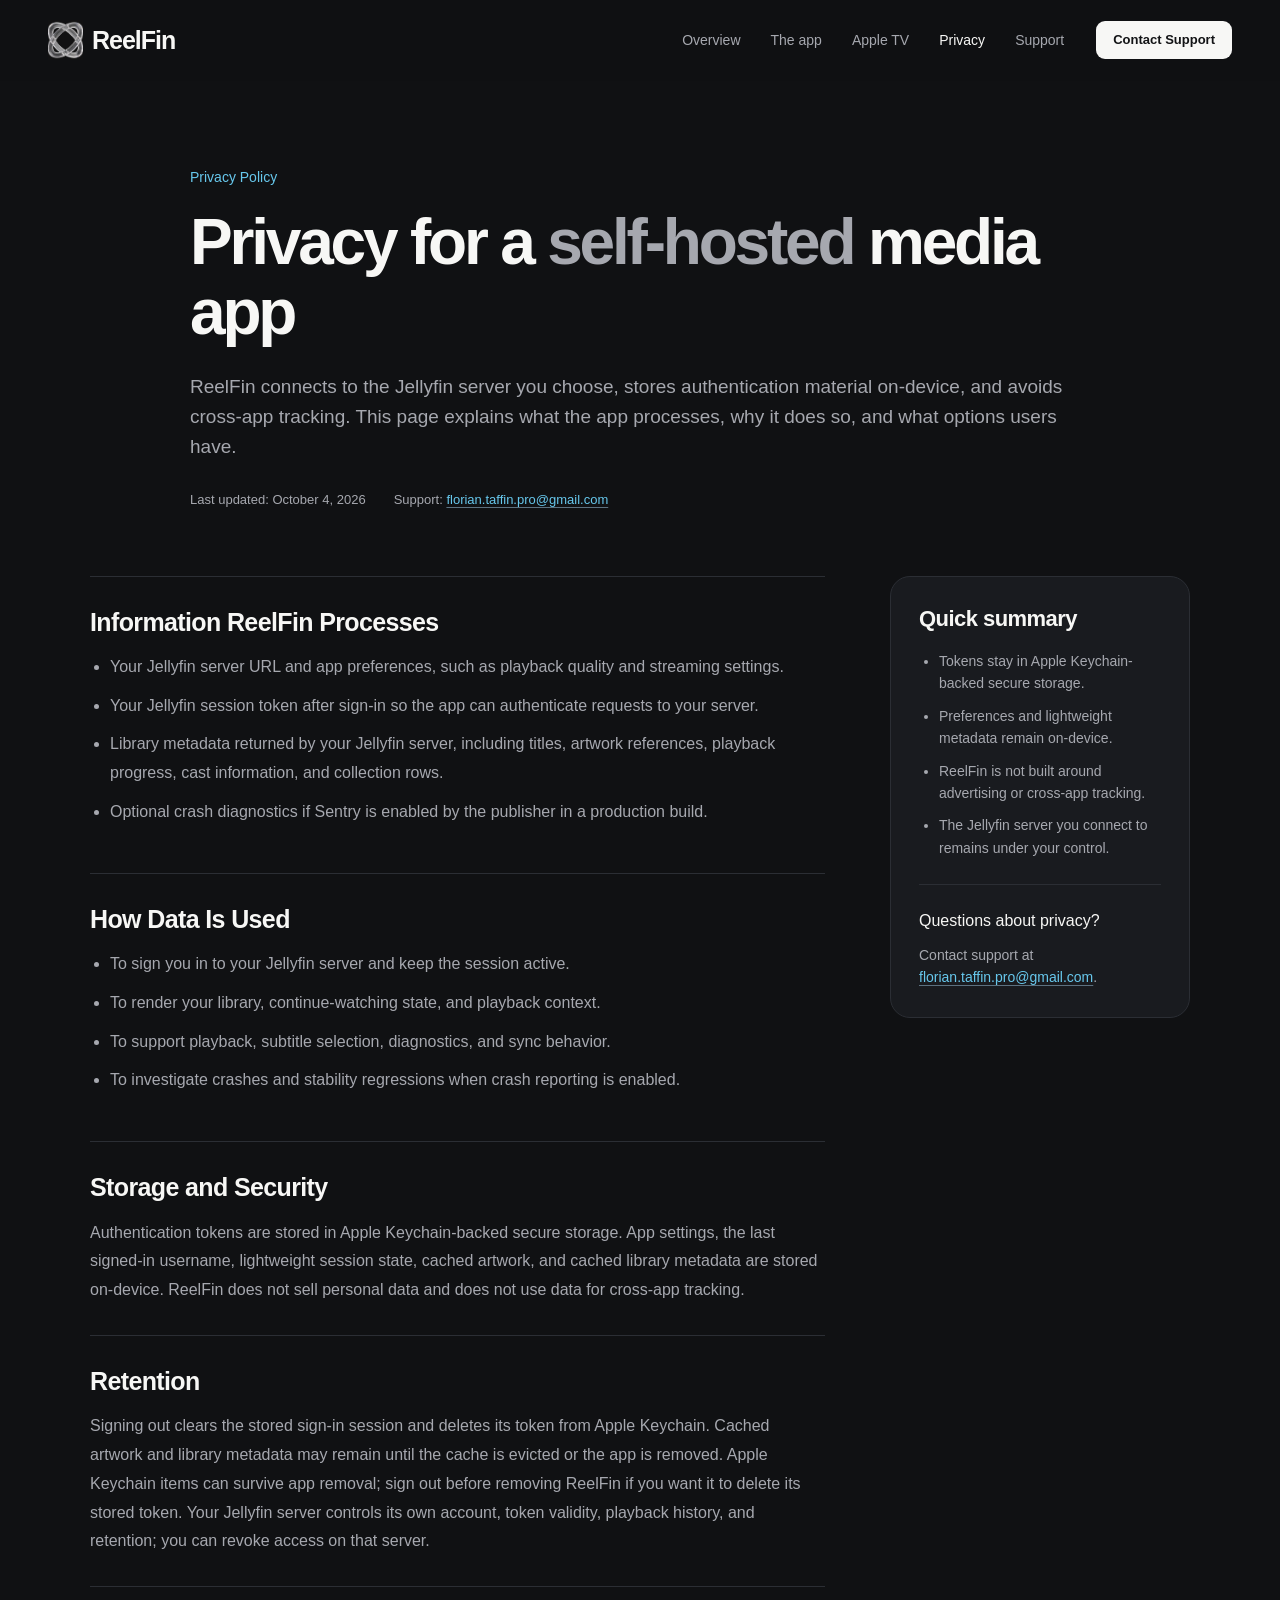
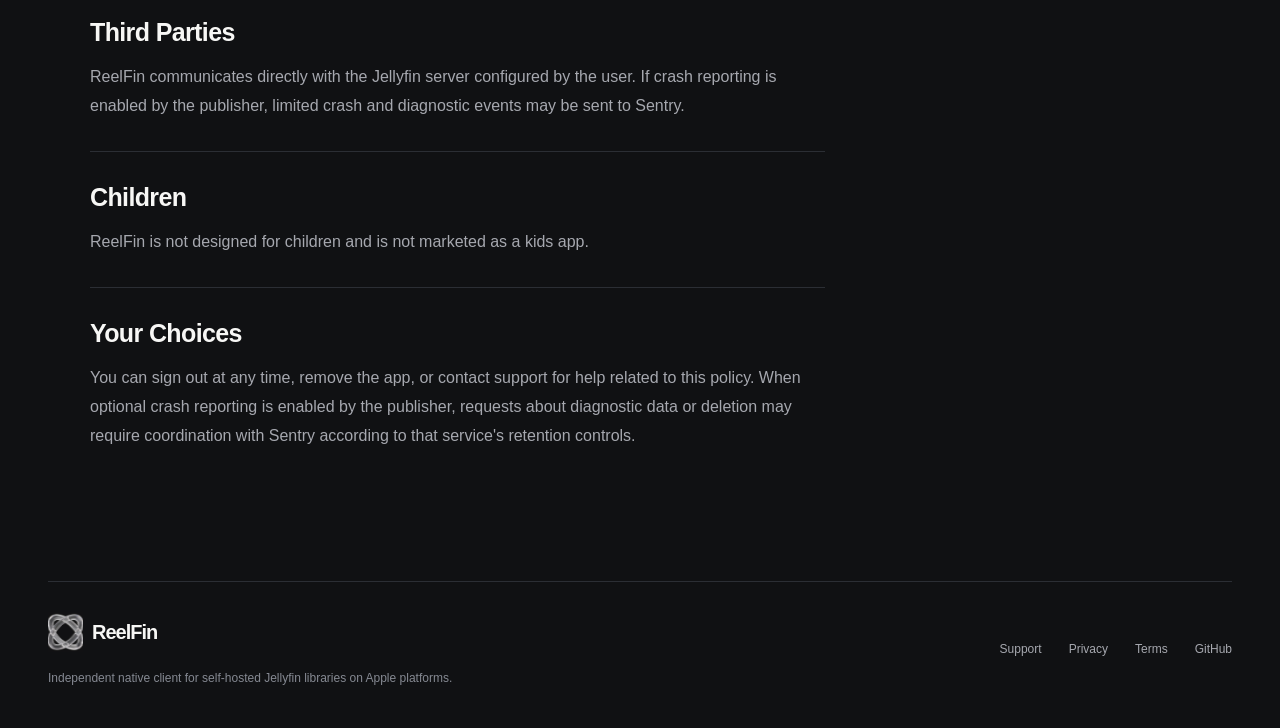
<file: privacy.html>
<!doctype html>
<html lang="en">
  <head>
    <meta charset="utf-8">
    <meta name="viewport" content="width=device-width, initial-scale=1">
    <title>ReelFin Privacy Policy</title>
    <meta name="description" content="Privacy Policy for ReelFin, the Apple-first Jellyfin client for iPhone, iPad, and Apple TV.">
    <meta name="theme-color" content="#101113">
    <meta property="og:title" content="ReelFin Privacy Policy">
    <meta property="og:description" content="Privacy Policy for ReelFin, the Apple-first Jellyfin client for iPhone, iPad, and Apple TV.">
    <meta property="og:type" content="website">
    <meta property="og:url" content="https://flovflo.github.io/reelfin-site/privacy.html">
    <meta property="og:image" content="https://flovflo.github.io/reelfin-site/assets/media/cinema/social-en.jpg">
    <meta name="twitter:card" content="summary_large_image">
    <link rel="canonical" href="https://flovflo.github.io/reelfin-site/privacy.html">
    <link rel="icon" type="image/png" href="assets/media/NEW/reelfin-mark.png">
    <link rel="stylesheet" href="assets/site.css?v=cinema-1">
    <script defer src="assets/site.js?v=cinema-1"></script>
  </head>
  <body>
    <a class="skip-link" href="#main-content">Skip to content</a>

    <header class="site-header">
      <div class="site-header__inner">
        <a class="brand" href="index.html#top" aria-label="ReelFin home">
          <span class="brand__mark" aria-hidden="true">
            <img src="assets/media/NEW/reelfin-mark.png" alt="">
          </span>
          <span>ReelFin</span>
        </a>

        <nav class="site-nav" aria-label="Primary navigation">
          <a href="index.html#overview">Overview</a>
          <a href="index.html#story">The app</a>
          <a href="index.html#tvos">Apple TV</a>
          <a href="privacy.html" aria-current="page">Privacy</a>
          <a href="support.html">Support</a>
        </nav>

        <a class="button button--primary site-header__cta" href="mailto:florian.taffin.pro@gmail.com?subject=ReelFin%20Privacy">
          Contact Support
        </a>
      </div>
    </header>

    <main id="main-content" class="legal">
      <section class="legal-hero">
        <p class="legal-kicker">Privacy Policy</p>
        <h1>Privacy for a <em>self-hosted</em> media app</h1>
        <p class="legal-lede">ReelFin connects to the Jellyfin server you choose, stores authentication material on-device, and avoids cross-app tracking. This page explains what the app processes, why it does so, and what options users have.</p>
        <div class="legal-meta">
          <span>Last updated: October 4, 2026</span>
          <span>Support: <a href="mailto:florian.taffin.pro@gmail.com">florian.taffin.pro@gmail.com</a></span>
        </div>
      </section>

      <div class="legal-layout">
        <article class="legal-article">
          <section>
            <h2>Information ReelFin Processes</h2>
            <ul>
              <li>Your Jellyfin server URL and app preferences, such as playback quality and streaming settings.</li>
              <li>Your Jellyfin session token after sign-in so the app can authenticate requests to your server.</li>
              <li>Library metadata returned by your Jellyfin server, including titles, artwork references, playback progress, cast information, and collection rows.</li>
              <li>Optional crash diagnostics if Sentry is enabled by the publisher in a production build.</li>
            </ul>
          </section>
          <section>
            <h2>How Data Is Used</h2>
            <ul>
              <li>To sign you in to your Jellyfin server and keep the session active.</li>
              <li>To render your library, continue-watching state, and playback context.</li>
              <li>To support playback, subtitle selection, diagnostics, and sync behavior.</li>
              <li>To investigate crashes and stability regressions when crash reporting is enabled.</li>
            </ul>
          </section>
          <section>
            <h2>Storage and Security</h2>
            <p>Authentication tokens are stored in Apple Keychain-backed secure storage. App settings, the last signed-in username, lightweight session state, cached artwork, and cached library metadata are stored on-device. ReelFin does not sell personal data and does not use data for cross-app tracking.</p>
          </section>
          <section>
            <h2>Retention</h2>
            <p>Signing out clears the stored sign-in session and deletes its token from Apple Keychain. Cached artwork and library metadata may remain until the cache is evicted or the app is removed. Apple Keychain items can survive app removal; sign out before removing ReelFin if you want it to delete its stored token. Your Jellyfin server controls its own account, token validity, playback history, and retention; you can revoke access on that server.</p>
          </section>
          <section>
            <h2>Third Parties</h2>
            <p>ReelFin communicates directly with the Jellyfin server configured by the user. If crash reporting is enabled by the publisher, limited crash and diagnostic events may be sent to Sentry.</p>
          </section>
          <section>
            <h2>Children</h2>
            <p>ReelFin is not designed for children and is not marketed as a kids app.</p>
          </section>
          <section>
            <h2>Your Choices</h2>
            <p>You can sign out at any time, remove the app, or contact support for help related to this policy. When optional crash reporting is enabled by the publisher, requests about diagnostic data or deletion may require coordination with Sentry according to that service's retention controls.</p>
          </section>
        </article>

        <aside class="legal-summary" aria-label="Summary">
          <h2>Quick summary</h2>
          <ul>
            <li>Tokens stay in Apple Keychain-backed secure storage.</li>
            <li>Preferences and lightweight metadata remain on-device.</li>
            <li>ReelFin is not built around advertising or cross-app tracking.</li>
            <li>The Jellyfin server you connect to remains under your control.</li>
          </ul>
          <div class="legal-contact">
            <h3>Questions about privacy?</h3>
            <p>Contact support at <a href="mailto:florian.taffin.pro@gmail.com">florian.taffin.pro@gmail.com</a>.</p>
          </div>
        </aside>
      </div>
    </main>

    <footer class="site-footer">
      <div>
        <a class="brand brand--footer" href="index.html#top" aria-label="ReelFin home">
          <span class="brand__mark" aria-hidden="true">
            <img src="assets/media/NEW/reelfin-mark.png" alt="">
          </span>
          <span>ReelFin</span>
        </a>
        <p>Independent native client for self-hosted Jellyfin libraries on Apple platforms.</p>
      </div>

      <nav class="site-footer__links" aria-label="Footer navigation">
        <a href="support.html">Support</a>
        <a href="privacy.html">Privacy</a>
        <a href="terms.html">Terms</a>
        <a href="https://github.com/Flovflo/reelfin-site" rel="noreferrer">GitHub</a>
      </nav>
    </footer>
  </body>
</html>
</file>
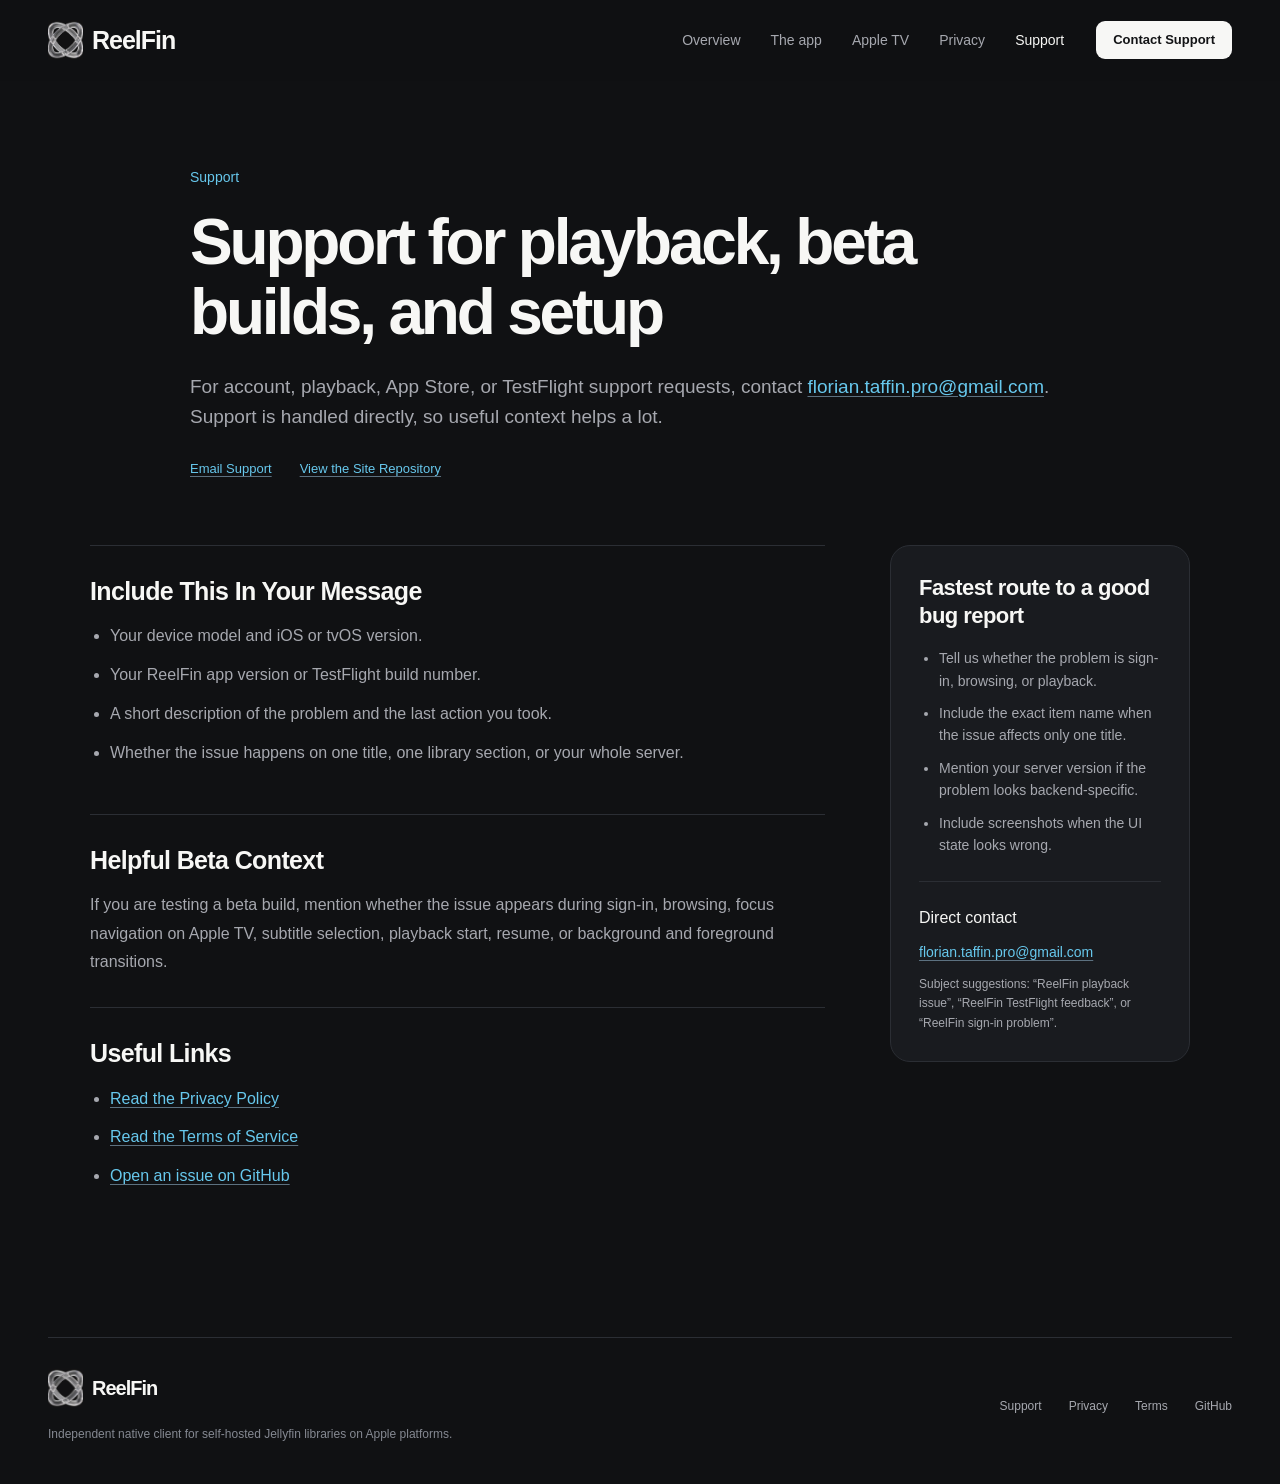
<file: support.html>
<!doctype html>
<html lang="en">
  <head>
    <meta charset="utf-8">
    <meta name="viewport" content="width=device-width, initial-scale=1">
    <title>ReelFin Support</title>
    <meta name="description" content="Support for ReelFin, the native Jellyfin client for iPhone, iPad, and Apple TV.">
    <meta name="theme-color" content="#101113">
    <meta property="og:title" content="ReelFin Support">
    <meta property="og:description" content="Support for ReelFin, the native Jellyfin client for iPhone, iPad, and Apple TV.">
    <meta property="og:type" content="website">
    <meta property="og:url" content="https://flovflo.github.io/reelfin-site/support.html">
    <meta property="og:image" content="https://flovflo.github.io/reelfin-site/assets/media/cinema/social-en.jpg">
    <meta name="twitter:card" content="summary_large_image">
    <link rel="canonical" href="https://flovflo.github.io/reelfin-site/support.html">
    <link rel="icon" type="image/png" href="assets/media/NEW/reelfin-mark.png">
    <link rel="stylesheet" href="assets/site.css?v=cinema-1">
    <script defer src="assets/site.js?v=cinema-1"></script>
  </head>
  <body>
    <a class="skip-link" href="#main-content">Skip to content</a>

    <header class="site-header">
      <div class="site-header__inner">
        <a class="brand" href="index.html#top" aria-label="ReelFin home">
          <span class="brand__mark" aria-hidden="true">
            <img src="assets/media/NEW/reelfin-mark.png" alt="">
          </span>
          <span>ReelFin</span>
        </a>

        <nav class="site-nav" aria-label="Primary navigation">
          <a href="index.html#overview">Overview</a>
          <a href="index.html#story">The app</a>
          <a href="index.html#tvos">Apple TV</a>
          <a href="privacy.html">Privacy</a>
          <a href="support.html" aria-current="page">Support</a>
        </nav>

        <a class="button button--primary site-header__cta" href="mailto:florian.taffin.pro@gmail.com?subject=ReelFin%20Support">
          Contact Support
        </a>
      </div>
    </header>

    <main id="main-content" class="legal">
      <section class="legal-hero">
        <p class="legal-kicker">Support</p>
        <h1>Support for playback, beta builds, and setup</h1>
        <p class="legal-lede">For account, playback, App Store, or TestFlight support requests, contact <a href="mailto:florian.taffin.pro@gmail.com">florian.taffin.pro@gmail.com</a>. Support is handled directly, so useful context helps a lot.</p>
        <div class="legal-meta">
          <span><a href="mailto:florian.taffin.pro@gmail.com?subject=ReelFin%20Support">Email Support</a></span>
          <span><a href="https://github.com/Flovflo/reelfin-site" rel="noreferrer">View the Site Repository</a></span>
        </div>
      </section>

      <div class="legal-layout">
        <article class="legal-article">
          <section>
            <h2>Include This In Your Message</h2>
            <ul>
              <li>Your device model and iOS or tvOS version.</li>
              <li>Your ReelFin app version or TestFlight build number.</li>
              <li>A short description of the problem and the last action you took.</li>
              <li>Whether the issue happens on one title, one library section, or your whole server.</li>
            </ul>
          </section>
          <section>
            <h2>Helpful Beta Context</h2>
            <p>If you are testing a beta build, mention whether the issue appears during sign-in, browsing, focus navigation on Apple TV, subtitle selection, playback start, resume, or background and foreground transitions.</p>
          </section>
          <section>
            <h2>Useful Links</h2>
            <ul>
              <li><a href="privacy.html">Read the Privacy Policy</a></li>
              <li><a href="terms.html">Read the Terms of Service</a></li>
              <li><a href="https://github.com/Flovflo/reelfin-site" rel="noreferrer">Open an issue on GitHub</a></li>
            </ul>
          </section>
        </article>

        <aside class="legal-summary" aria-label="Summary">
          <h2>Fastest route to a good bug report</h2>
          <ul>
            <li>Tell us whether the problem is sign-in, browsing, or playback.</li>
            <li>Include the exact item name when the issue affects only one title.</li>
            <li>Mention your server version if the problem looks backend-specific.</li>
            <li>Include screenshots when the UI state looks wrong.</li>
          </ul>
          <div class="legal-contact">
            <h3>Direct contact</h3>
            <p><a href="mailto:florian.taffin.pro@gmail.com">florian.taffin.pro@gmail.com</a><br><span class="legal-note">Subject suggestions: “ReelFin playback issue”, “ReelFin TestFlight feedback”, or “ReelFin sign-in problem”.</span></p>
          </div>
        </aside>
      </div>
    </main>

    <footer class="site-footer">
      <div>
        <a class="brand brand--footer" href="index.html#top" aria-label="ReelFin home">
          <span class="brand__mark" aria-hidden="true">
            <img src="assets/media/NEW/reelfin-mark.png" alt="">
          </span>
          <span>ReelFin</span>
        </a>
        <p>Independent native client for self-hosted Jellyfin libraries on Apple platforms.</p>
      </div>

      <nav class="site-footer__links" aria-label="Footer navigation">
        <a href="support.html">Support</a>
        <a href="privacy.html">Privacy</a>
        <a href="terms.html">Terms</a>
        <a href="https://github.com/Flovflo/reelfin-site" rel="noreferrer">GitHub</a>
      </nav>
    </footer>
  </body>
</html>
</file>
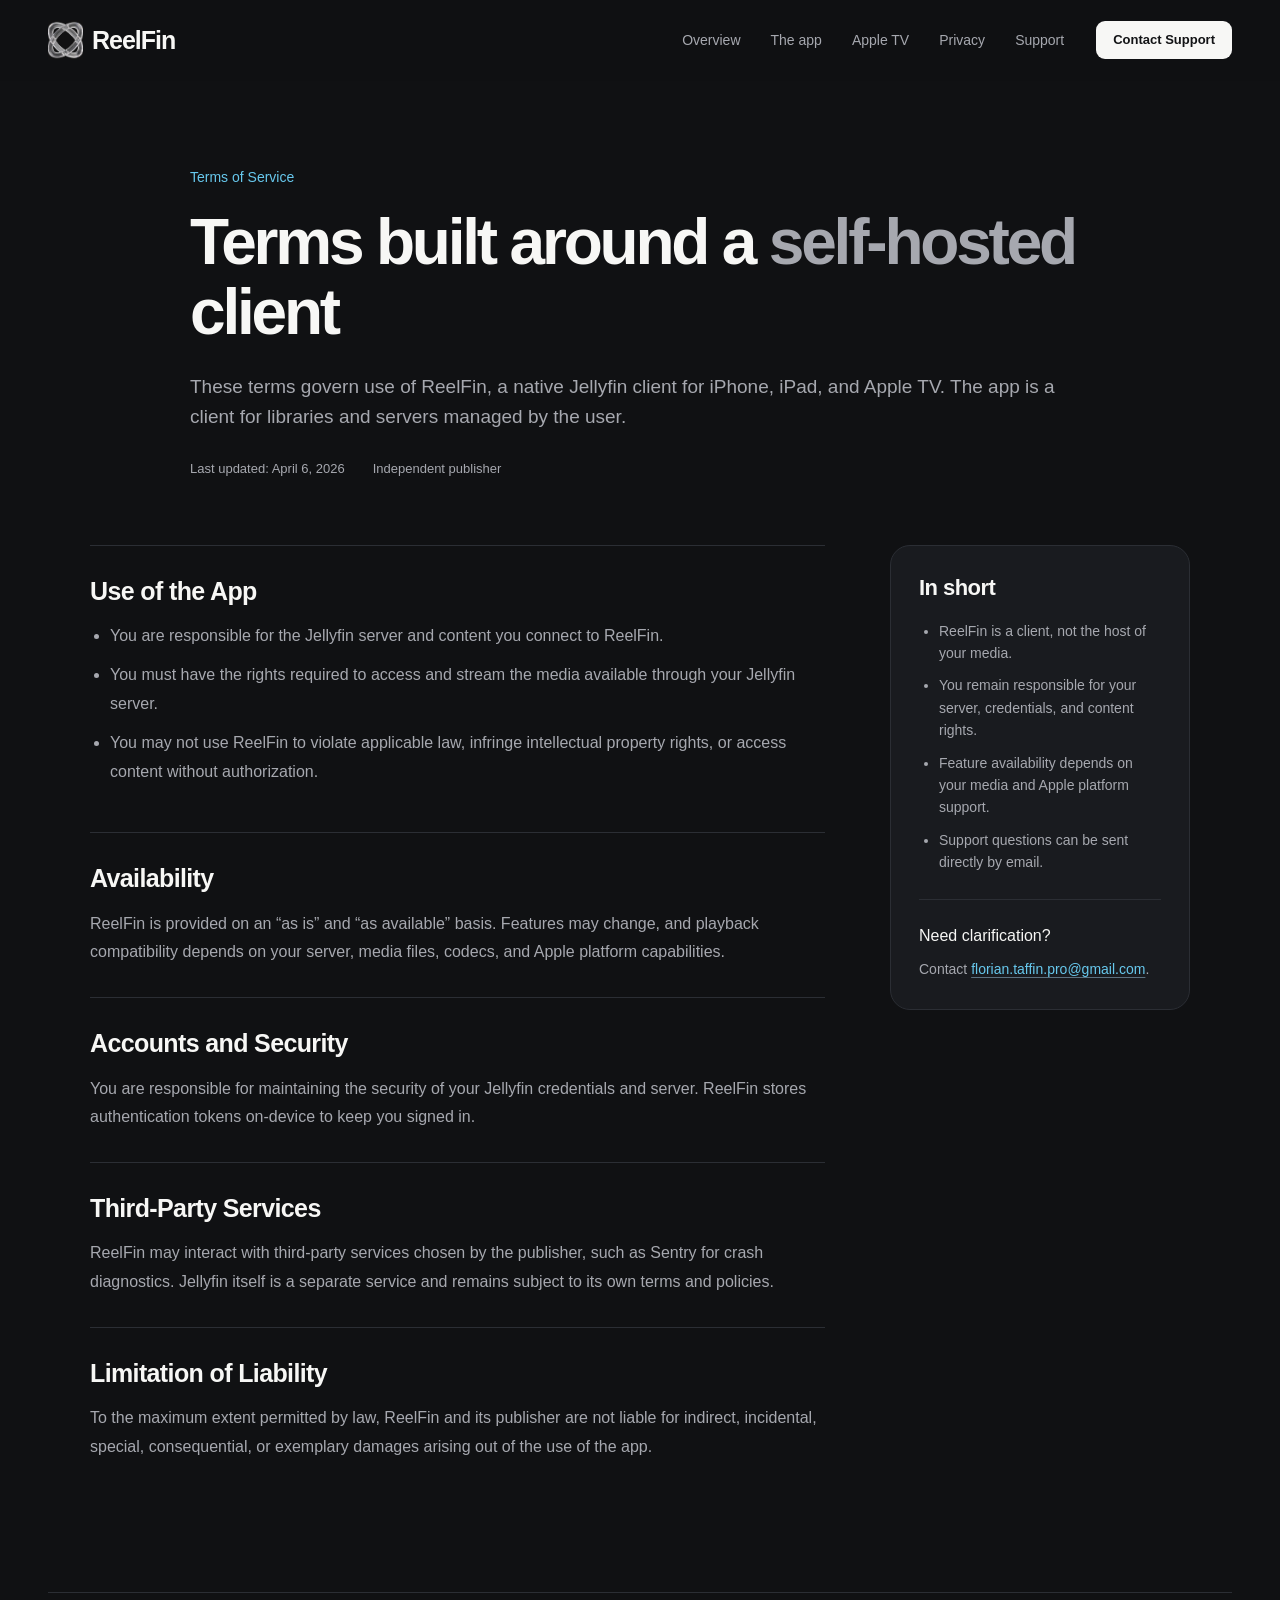
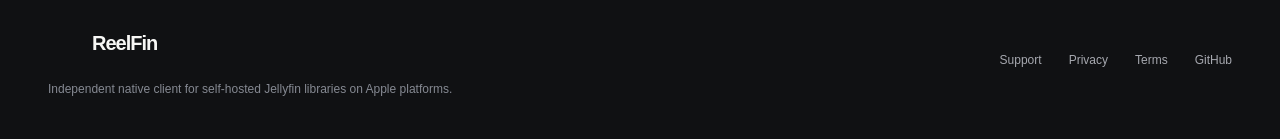
<file: terms.html>
<!doctype html>
<html lang="en">
  <head>
    <meta charset="utf-8">
    <meta name="viewport" content="width=device-width, initial-scale=1">
    <title>ReelFin Terms of Service</title>
    <meta name="description" content="Terms of Service for ReelFin, the native Jellyfin client for iPhone, iPad, and Apple TV.">
    <meta name="theme-color" content="#101113">
    <meta property="og:title" content="ReelFin Terms of Service">
    <meta property="og:description" content="Terms of Service for ReelFin, the native Jellyfin client for iPhone, iPad, and Apple TV.">
    <meta property="og:type" content="website">
    <meta property="og:url" content="https://flovflo.github.io/reelfin-site/terms.html">
    <meta property="og:image" content="https://flovflo.github.io/reelfin-site/assets/media/cinema/social-en.jpg">
    <meta name="twitter:card" content="summary_large_image">
    <link rel="canonical" href="https://flovflo.github.io/reelfin-site/terms.html">
    <link rel="icon" type="image/png" href="assets/media/NEW/reelfin-mark.png">
    <link rel="stylesheet" href="assets/site.css?v=cinema-1">
    <script defer src="assets/site.js?v=cinema-1"></script>
  </head>
  <body>
    <a class="skip-link" href="#main-content">Skip to content</a>

    <header class="site-header">
      <div class="site-header__inner">
        <a class="brand" href="index.html#top" aria-label="ReelFin home">
          <span class="brand__mark" aria-hidden="true">
            <img src="assets/media/NEW/reelfin-mark.png" alt="">
          </span>
          <span>ReelFin</span>
        </a>

        <nav class="site-nav" aria-label="Primary navigation">
          <a href="index.html#overview">Overview</a>
          <a href="index.html#story">The app</a>
          <a href="index.html#tvos">Apple TV</a>
          <a href="privacy.html">Privacy</a>
          <a href="support.html">Support</a>
        </nav>

        <a class="button button--primary site-header__cta" href="mailto:florian.taffin.pro@gmail.com?subject=ReelFin%20Terms">
          Contact Support
        </a>
      </div>
    </header>

    <main id="main-content" class="legal">
      <section class="legal-hero">
        <p class="legal-kicker">Terms of Service</p>
        <h1>Terms built around a <em>self-hosted</em> client</h1>
        <p class="legal-lede">These terms govern use of ReelFin, a native Jellyfin client for iPhone, iPad, and Apple TV. The app is a client for libraries and servers managed by the user.</p>
        <div class="legal-meta">
          <span>Last updated: April 6, 2026</span>
          <span>Independent publisher</span>
        </div>
      </section>

      <div class="legal-layout">
        <article class="legal-article">
          <section>
            <h2>Use of the App</h2>
            <ul>
              <li>You are responsible for the Jellyfin server and content you connect to ReelFin.</li>
              <li>You must have the rights required to access and stream the media available through your Jellyfin server.</li>
              <li>You may not use ReelFin to violate applicable law, infringe intellectual property rights, or access content without authorization.</li>
            </ul>
          </section>
          <section>
            <h2>Availability</h2>
            <p>ReelFin is provided on an “as is” and “as available” basis. Features may change, and playback compatibility depends on your server, media files, codecs, and Apple platform capabilities.</p>
          </section>
          <section>
            <h2>Accounts and Security</h2>
            <p>You are responsible for maintaining the security of your Jellyfin credentials and server. ReelFin stores authentication tokens on-device to keep you signed in.</p>
          </section>
          <section>
            <h2>Third-Party Services</h2>
            <p>ReelFin may interact with third-party services chosen by the publisher, such as Sentry for crash diagnostics. Jellyfin itself is a separate service and remains subject to its own terms and policies.</p>
          </section>
          <section>
            <h2>Limitation of Liability</h2>
            <p>To the maximum extent permitted by law, ReelFin and its publisher are not liable for indirect, incidental, special, consequential, or exemplary damages arising out of the use of the app.</p>
          </section>
        </article>

        <aside class="legal-summary" aria-label="Summary">
          <h2>In short</h2>
          <ul>
            <li>ReelFin is a client, not the host of your media.</li>
            <li>You remain responsible for your server, credentials, and content rights.</li>
            <li>Feature availability depends on your media and Apple platform support.</li>
            <li>Support questions can be sent directly by email.</li>
          </ul>
          <div class="legal-contact">
            <h3>Need clarification?</h3>
            <p>Contact <a href="mailto:florian.taffin.pro@gmail.com">florian.taffin.pro@gmail.com</a>.</p>
          </div>
        </aside>
      </div>
    </main>

    <footer class="site-footer">
      <div>
        <a class="brand brand--footer" href="index.html#top" aria-label="ReelFin home">
          <span class="brand__mark" aria-hidden="true">
            <img src="assets/media/NEW/reelfin-mark.png" alt="">
          </span>
          <span>ReelFin</span>
        </a>
        <p>Independent native client for self-hosted Jellyfin libraries on Apple platforms.</p>
      </div>

      <nav class="site-footer__links" aria-label="Footer navigation">
        <a href="support.html">Support</a>
        <a href="privacy.html">Privacy</a>
        <a href="terms.html">Terms</a>
        <a href="https://github.com/Flovflo/reelfin-site" rel="noreferrer">GitHub</a>
      </nav>
    </footer>
  </body>
</html>
</file>
<file: assets/site.css>
:root {
  color-scheme: dark;
  --canvas: #101113;
  --surface: #191b1f;
  --text: #f7f7f5;
  --muted: #a6a8af;
  --line: #2b2e34;
  --accent: #67c8ed;
  --page-width: 1280px;
  --header-height: 80px;
  --color-smoke: var(--muted);
  --color-mist: var(--line);
}
* { box-sizing: border-box; }
html { background: var(--canvas); scroll-behavior: smooth; scroll-padding-top: 110px; }
body { margin: 0; min-width: 320px; color: var(--text); background: var(--canvas); font: 17px/1.6 -apple-system, BlinkMacSystemFont, "Segoe UI", sans-serif; -webkit-font-smoothing: antialiased; }
body, h1, h2, h3, p, figure { margin: 0; }
a { color: inherit; text-decoration: none; }
button { font: inherit; }
button, a, summary { -webkit-tap-highlight-color: transparent; }
button, summary { cursor: pointer; }
img { display: block; max-width: 100%; }
button:focus-visible, a:focus-visible, summary:focus-visible { outline: 2px solid var(--accent); outline-offset: 6px; }
::selection { background: var(--accent); color: var(--canvas); }
[hidden] { display: none !important; }
.container { width: min(calc(100% - 96px), var(--page-width)); margin-inline: auto; }
.skip-link { position: fixed; top: 12px; left: 20px; z-index: 100; padding: 10px 18px; border-radius: 9px; color: #101113; background: white; transform: translateY(-160%); }
.skip-link:focus { transform: none; }
.site-header { position: sticky; z-index: 20; top: 0; min-height: var(--header-height); background: rgb(16 17 19 / 92%); border-bottom: 1px solid transparent; backdrop-filter: blur(20px); -webkit-backdrop-filter: blur(20px); transition: border-color 180ms ease; }
.site-header.is-scrolled { border-color: var(--line); }
.site-header__inner { width: min(calc(100% - 96px), var(--page-width)); min-height: var(--header-height); margin: auto; display: flex; align-items: center; gap: 32px; }
.brand { display: inline-flex; align-items: center; gap: 9px; color: var(--text); font-size: 25px; font-weight: 650; letter-spacing: -1px; line-height: 1; white-space: nowrap; }
.brand__mark { width: 35px; height: 40px; display: block; overflow: hidden; flex: 0 0 auto; }
.brand__mark img { width: 100%; height: 100%; object-fit: cover; transform: scale(1.3); mix-blend-mode: lighten; }
.site-nav { display: flex; align-items: center; gap: 30px; margin-left: auto; color: var(--muted); font-size: 14px; line-height: 1.2; }
.site-nav a { white-space: nowrap; transition: color 160ms ease; }
.site-nav a:hover, .site-nav a[aria-current="page"] { color: var(--text); }
.language-switch { display: inline-flex; align-items: center; gap: 6px; font-size: 13px; white-space: nowrap; color: var(--muted); }
.language-switch [aria-current="page"] { color: var(--text); }
.language-switch a { padding: 8px 2px; }
.button { display: inline-flex; justify-content: center; align-items: center; gap: 13px; padding: 14px 23px; border: 1px solid transparent; border-radius: 12px; font-size: 16px; font-weight: 600; line-height: 1.4; transition: background 160ms ease, transform 160ms ease; }
.button--primary { color: #131416; background: var(--text); }
.button--primary:hover { background: #dce5e9; transform: translateY(-2px); }
.button:active { transform: translateY(0) scale(.985); }
.button .arrow { transition: transform 220ms cubic-bezier(.22, 1, .36, 1); }
@media (hover: hover) and (pointer: fine) {
  .button:hover .arrow { transform: translate(2px, -2px); }
}
.button--ghost { border-color: var(--line); color: var(--text); }
.button--ghost:hover { background: var(--surface); }
.site-header__cta { font-size: 13px; padding: 9px 16px; border-radius: 9px; white-space: nowrap; }
.button svg { width: 20px; height: 20px; fill: currentColor; flex-shrink: 0; }
.arrow { font-size: 18px; line-height: 1; }
.menu-toggle { display: none; color: var(--text); border: 1px solid var(--line); border-radius: 9px; width: 40px; height: 40px; background: transparent; align-items: center; justify-content: center; }
.menu-toggle svg { width: 20px; height: 20px; }
.mobile-menu { padding: 14px 24px 25px; border-top: 1px solid var(--line); }
.mobile-menu a { display: block; padding: 12px 0; }
.hero { padding-top: 24px; text-align: center; }
.hero__mosaic { display: grid; grid-template-columns: minmax(0, 1fr) minmax(0, 2.4fr) minmax(0, 1fr); grid-template-rows: 470px 110px 110px; grid-template-areas: "phone screen duo" "phone brand direct" "phone brand server"; gap: 12px; }
.mosaic__tile { border-radius: 24px; background: #161917; text-align: left; min-width: 0; }
.mosaic__phone { grid-area: phone; background: #2d332f; display: flex; flex-direction: column; }
.mosaic__statement { font-size: clamp(22px, 2.1vw, 29px); line-height: 1.08; font-weight: 550; letter-spacing: -.035em; padding: 24px 24px 16px; }
.mosaic__phone figure { flex: 1; min-height: 0; display: flex; align-items: flex-end; justify-content: center; padding: 0 12px 16px; }
.mosaic__phone figure img { max-height: 100%; max-width: 100%; width: auto; height: auto; }
.mosaic__screen { grid-area: screen; padding: 16px; background: #24251e; display: flex; flex-direction: column; justify-content: center; gap: 12px; }
.mosaic__screen figcaption { color: #b0b1a7; font-size: 12px; }
.mosaic__screen .device-artwork { flex: 1; min-height: 0; display: flex; justify-content: center; align-items: center; }
.mosaic__screen .native-mac-preview { flex: 1; min-height: 0; display: flex; justify-content: center; align-items: center; }
.mosaic__screen .native-mac-preview img { width: 100%; height: 100%; max-width: 100%; max-height: 100%; object-fit: contain; }
.mosaic__screen img { width: 100%; height: auto; max-height: 100%; object-fit: contain; }
.mosaic__brand { grid-area: brand; padding: 16px; border: 1px solid #20251f; display: flex; align-items: center; justify-content: center; gap: 16px; background: #101211; }
.hero .mosaic__brand h1 { font-size: clamp(54px, 6vw, 84px); letter-spacing: -.06em; line-height: 1; }
.mosaic__brand-copy > p { font-size: 17px; color: #a7aca7; margin-top: 12px; }
.mosaic__brand .hero__platforms { font-size: 12px; margin-top: 8px; }
.mosaic__brand .button { font-size: 13px; padding: 10px 14px; margin-top: 20px; }
.mosaic__brand .hero-emblem { width: 190px; height: 196px; flex: 0 0 190px; }
.mosaic__brand .hero-emblem img { width: 400px; height: 240px; }
.mosaic__duo { grid-area: duo; background: #1b1e27; padding: 20px 16px; display: flex; flex-direction: column; align-items: center; gap: 16px; }
.mosaic__duo figure { display: flex; align-items: center; justify-content: center; flex: 1; min-height: 0; }
.mosaic__duo img { width: auto; max-height: 100%; max-width: 100%; height: auto; }
.mosaic__duo a { font-size: 14px; line-height: 1.3; text-align: center; }
.mosaic__duo a:hover { text-decoration: underline; text-underline-offset: 4px; }
.mosaic__direct { grid-area: direct; }
.mosaic__server { grid-area: server; }
.mosaic__direct, .mosaic__server { padding: 12px 20px; display: flex; flex-direction: column; justify-content: space-between; }
.mosaic__tile h2 { font-size: 22px; letter-spacing: -.035em; line-height: 1.1; }
.mosaic__direct p, .mosaic__server p { font-size: 11px; line-height: 1.4; color: #9b9f99; margin-top: 8px; }
.hero__identity { display: flex; align-items: center; justify-content: center; gap: 24px; }
.hero__identity h1 { text-align: left; }
.hero-emblem { position: relative; width: 240px; height: 230px; flex: 0 0 240px; overflow: hidden; }
.hero-emblem img { position: absolute; width: 440px; max-width: none; height: 264px; left: 50%; top: 50%; transform: translate(-50%, -50%); mix-blend-mode: lighten; }
.hero-emblem::before, .cta-emblem::before { content: ""; position: absolute; inset: 4%; border-radius: 50%; background: radial-gradient(closest-side, rgb(255 255 255 / 11%), rgb(255 255 255 / 3%) 55%, transparent 78%); opacity: 0; transition: opacity 1.2s cubic-bezier(.16, 1, .3, 1); }
.hero-emblem.is-live::before, .cta-emblem.is-live::before { opacity: 1; }
.has-dust .hero-emblem, .has-dust .cta-emblem { cursor: crosshair; }
.cta-emblem { position: relative; width: 220px; height: 170px; margin: 0 auto 22px; overflow: hidden; }
.cta-emblem img { position: absolute; width: 420px; max-width: none; height: 252px; left: 50%; top: 50%; transform: translate(-50%, -50%); mix-blend-mode: lighten; }
.dust { position: fixed; inset: 0; z-index: 15; width: 100%; height: 100%; pointer-events: none; }
.cursor-light { position: fixed; left: 0; top: 0; z-index: 1; width: 60vmax; height: 60vmax; margin: -30vmax 0 0 -30vmax; pointer-events: none; background: radial-gradient(closest-side, rgb(255 255 255 / 5%), transparent 70%); opacity: 0; transition: opacity 1s; will-change: transform; }
.has-pointer .cursor-light { opacity: 1; }
@media (min-width: 761px) {
  .has-dust .site-header .brand__mark { opacity: 0; width: 0; margin-right: -9px; scale: .6; transition: opacity .6s cubic-bezier(.16, 1, .3, 1), width .6s cubic-bezier(.16, 1, .3, 1), margin .6s cubic-bezier(.16, 1, .3, 1), scale .6s cubic-bezier(.16, 1, .3, 1); }
  .has-dust .site-header .brand__mark.is-docked { opacity: 1; width: 35px; margin-right: 0; scale: 1; }
}
.hero h1 { font-size: clamp(66px, 7.2vw, 104px); line-height: .99; letter-spacing: -.065em; font-weight: 600; }
.hero__title-line { display: block; }
.hero__title-line--muted { color: var(--muted); }
.hero__lede { margin: 27px auto 26px; max-width: 630px; color: var(--muted); font-size: 20px; line-height: 1.5; letter-spacing: -.015em; }
.hero__platforms { color: #878a92; font-size: 12px; margin-top: 13px; letter-spacing: .02em; }
.hero__duo-link { display: inline-flex; align-items: center; gap: 9px; margin-top: 16px; color: var(--accent); font-size: 14px; }
.hero__duo-link:hover { text-decoration: underline; text-underline-offset: 5px; }
.duo-stage { display: grid; grid-template-columns: minmax(0, 3093fr) minmax(0, 1574fr); align-items: end; gap: 40px; max-width: 1160px; margin-inline: auto; }
.duo-stage figcaption { color: var(--muted); font-size: 14px; margin-top: 14px; }
.duo .image-credit { margin-top: 25px; }
.hero__stage { display: grid; grid-template-columns: minmax(0, 1fr) minmax(0, .26fr); align-items: end; gap: 24px; max-width: 1180px; margin: 52px auto 0; }
.app-capture { overflow: hidden; background: #08090a; border-radius: 10px; }
.app-capture img { width: 100%; height: auto; }
.device-artwork { transform: none; animation: none; transition: none; }
.device-artwork img { width: 100%; height: auto; display: block; }
.image-credit { color: #7c8088; font-size: 11px; margin-top: 20px; text-align: center; }
.section { padding-block: 80px 0; }
.download-band { display: grid; grid-template-columns: 1fr 1fr; gap: 64px; align-items: center; padding-block: 56px; margin-top: 64px; border-block: 1px solid var(--line); }
.download-band h2 { font-size: 38px; max-width: 450px; }
.download-band p { color: var(--muted); font-size: 16px; max-width: 440px; }
.download-band .download-band__note { margin-top: 12px; font-size: 12px; }
.section-heading { display: flex; align-items: flex-end; justify-content: space-between; gap: 60px; margin-bottom: 38px; }
h2 { font-size: clamp(40px, 4.1vw, 61px); font-weight: 550; line-height: 1.08; letter-spacing: -.05em; }
h2 .muted { color: var(--muted); }
.section-heading h2 { max-width: 690px; }
.section-heading > p { max-width: 360px; color: var(--muted); font-size: 17px; line-height: 1.6; padding-bottom: 4px; }
.story__nav { display: flex; flex-wrap: wrap; gap: 24px; border-bottom: 1px solid var(--line); padding-bottom: 20px; }
.story__nav a { display: inline-flex; align-items: center; gap: 8px; color: var(--muted); font-size: 14px; padding-block: 8px; }
.story__nav a span { font-size: 11px; font-variant-numeric: tabular-nums; }
.story__nav a:hover, .story__nav a[aria-current="step"] { color: var(--text); }
.story__nav a[aria-current="step"] span { color: var(--accent); }
.story__stage { display: none; }
.story__chapter { padding-block: 56px; border-bottom: 1px solid var(--line); }
.story__number { display: block; color: var(--accent); font-size: 13px; font-variant-numeric: tabular-nums; margin-bottom: 16px; }
.story__chapter h3 { font-size: clamp(32px, 3.2vw, 48px); font-weight: 550; line-height: 1.08; letter-spacing: -.045em; color: var(--chapter-color, var(--text)); }
.story__chapter p { max-width: 460px; margin-top: 20px; color: var(--muted); font-size: 16px; }
.story__chapter-visual { margin: 32px auto 0; max-width: 850px; }
.story__chapter-visual--iphone { width: 190px; }
.story__devices { display: grid; grid-template-columns: minmax(0, 1fr) minmax(0, .3fr); gap: 24px; align-items: center; }
.story__devices figure { position: relative; }
.story__screen { position: absolute; inset: 0; opacity: 0; pointer-events: none; }
.story__screen--tv { opacity: var(--tv-ui, 0); }
.story__screen--phone { opacity: var(--phone-ui, 0); }
.story__position { display: flex; align-items: center; gap: 20px; margin-top: 24px; }
.story__position-line { height: 1px; background: var(--line); flex: 1; position: relative; }
.story__position-line::before { content: ""; position: absolute; inset: 0; background: var(--text); transform: scaleX(var(--story-progress, 0)); transform-origin: left; }
.story__counter { color: var(--muted); font-size: 11px; font-variant-numeric: tabular-nums; }
@media (min-width: 1100px) and (prefers-reduced-motion: no-preference) {
  .has-scroll-story .story__layout { display: grid; grid-template-columns: minmax(0, 3fr) minmax(0, 1fr); align-items: start; gap: 48px; }
  .has-scroll-story .story__stage { display: block; position: sticky; top: calc(var(--header-height) + 36px); padding-block: 40px; }
  .has-scroll-story .story__chapter { min-height: 48vh; padding-block: 64px; display: flex; align-items: center; border: 0; }
  .has-scroll-story .story__chapters { padding-bottom: 112px; }
  .has-scroll-story .story__chapter:first-child { padding-top: 48px; }
  .has-scroll-story .story__chapter-visual { display: none; }
  .has-scroll-story .story__chapter h3 { font-size: clamp(30px, 3vw, 44px); }
  .has-scroll-story .story__chapter p { font-size: 15px; }
}
.feature-grid { display: grid; grid-template-columns: 1fr 1fr; gap: 22px; }
.feature { overflow: hidden; position: relative; border: 1px solid var(--line); border-radius: 24px; background: var(--surface); padding: 34px; }
.feature h3 { font-size: clamp(26px, 2.5vw, 36px); font-weight: 550; line-height: 1.1; letter-spacing: -.04em; }
.feature p { color: var(--muted); margin-top: 13px; max-width: 430px; font-size: 16px; line-height: 1.5; }
.feature--resume { grid-column: 1 / -1; display: grid; grid-template-columns: 1fr .65fr; align-items: center; gap: 40px; min-height: 480px; }
.feature--resume .device-artwork { width: 200px; margin: auto; }
.feature--library { display: flex; flex-direction: column; justify-content: center; }
.feature--downloads { display: flex; flex-direction: column; justify-content: space-between; }
.feature--library, .feature--downloads { min-height: 300px; }
.download-visual { margin-top: 28px; display: flex; align-items: center; gap: 18px; border-top: 1px solid #363941; padding-top: 24px; }
.download-visual > svg { color: var(--accent); width: 46px; height: 46px; flex-shrink: 0; }
.download-visual strong { display: block; font-size: 15px; font-weight: 500; }
.download-visual span { display: block; color: var(--muted); font-size: 12px; }
.tv-benefits { display: grid; grid-template-columns: repeat(3, 1fr); margin-top: 36px; gap: 32px; }
.tv-benefits article + article { border-left: 1px solid var(--line); padding-left: 32px; }
.tv-benefits h3 { font-size: 19px; font-weight: 500; line-height: 1.3; letter-spacing: -.025em; }
.tv-benefits p { font-size: 14px; line-height: 1.6; color: var(--muted); margin-top: 11px; }
.compatibility { display: grid; grid-template-columns: 1.3fr 1fr 1fr .8fr; gap: 25px; align-items: center; background: var(--surface); border: 1px solid var(--line); border-radius: 24px; padding: 38px; margin-top: 100px; }
.compatibility h2 { font-size: 37px; }
.platform { padding-left: 25px; border-left: 1px solid #34373e; }
.platform svg { display: block; width: 38px; height: 38px; margin-bottom: 15px; stroke-width: 1.1; }
.platform h3 { font-size: 16px; font-weight: 500; }
.platform p { color: var(--muted); font-size: 12px; margin-top: 4px; }
.platform--future { color: #858992; }
.platform--future p { color: #858992; }
.faq { display: grid; grid-template-columns: .8fr 1.6fr; gap: 90px; }
.faq h2 { font-size: 43px; }
.faq details { border-bottom: 1px solid var(--line); }
.faq summary { list-style: none; display: flex; align-items: center; justify-content: space-between; gap: 24px; padding: 23px 0; font-size: 17px; line-height: 1.4; }
.faq summary::-webkit-details-marker { display: none; }
.faq summary::after { content: "+"; color: var(--muted); font-size: 24px; font-weight: 300; }
.faq details[open] summary::after { content: "−"; }
.faq details p { color: var(--muted); font-size: 15px; padding: 0 34px 24px 0; line-height: 1.7; }
.faq details a { color: var(--accent); text-decoration: underline; }
.final-cta { padding-block: 125px 100px; text-align: center; }
.final-cta h2 { max-width: 820px; margin: 0 auto 30px; }
.final-cta > p { color: var(--muted); font-size: 14px; margin-top: 20px; }
.final-cta__support { display: flex; justify-content: center; gap: 25px; margin-top: 22px; color: var(--muted); font-size: 13px; }
.final-cta__support a:hover { color: var(--text); }
.site-footer { width: min(calc(100% - 96px), var(--page-width)); margin-inline: auto; border-top: 1px solid var(--line); display: flex; justify-content: space-between; gap: 35px; padding: 30px 0 40px; align-items: center; }
.brand--footer { font-size: 20px; }
.site-footer p { color: #858992; font-size: 12px; margin-top: 9px; max-width: 570px; }
.site-footer .site-footer__credit { font-size: 10px; max-width: 680px; }
.site-footer__links { display: flex; align-items: center; gap: 27px; color: var(--muted); font-size: 12px; }
.site-footer__links a:hover { color: var(--text); }

/* Legal wording is preserved; only the presentation shares the new system. */
.legal-hero { width: min(calc(100% - 48px), 900px); padding: 85px 0 65px; margin: auto; }
.legal-kicker { color: var(--accent); font-size: 14px; margin-bottom: 20px; }
.legal-hero h1 { font-size: clamp(40px, 5vw, 65px); line-height: 1.08; font-weight: 550; letter-spacing: -.05em; }
.legal-hero em { font-style: normal; color: var(--muted); }
.legal-lede { margin-top: 25px; color: var(--muted); font-size: 19px; }
.legal a:not(.button) { text-decoration-color: #5c7180; }
.legal-lede a, .legal-meta a, .legal-article a, .legal-contact a { color: var(--accent); text-decoration: underline; text-underline-offset: 3px; overflow-wrap: anywhere; }
.legal-meta { display: flex; flex-wrap: wrap; gap: 12px 28px; margin-top: 27px; color: var(--muted); font-size: 13px; }
.legal-layout { width: min(calc(100% - 48px), 1100px); margin: auto; display: grid; grid-template-columns: 1fr 300px; gap: 65px; padding-bottom: 100px; }
.legal-article section { border-top: 1px solid var(--line); padding: 30px 0; }
.legal-article h2 { font-size: 25px; line-height: 1.25; letter-spacing: -.025em; }
.legal-article p, .legal-article ul { margin-top: 15px; color: var(--muted); font-size: 16px; line-height: 1.8; }
.legal-article ul, .legal-summary ul { padding-left: 20px; }
.legal li + li { margin-top: 10px; }
.legal-summary { background: var(--surface); border: 1px solid var(--line); border-radius: 20px; padding: 28px; align-self: start; position: sticky; top: 110px; }
.legal-summary h2 { font-size: 22px; line-height: 1.25; letter-spacing: -.025em; }
.legal-summary ul { color: var(--muted); font-size: 14px; margin-block: 18px 0; }
.legal-contact { border-top: 1px solid var(--line); margin-top: 25px; padding-top: 23px; }
.legal-contact h3 { font-size: 16px; font-weight: 500; }
.legal-contact p { color: var(--muted); font-size: 14px; margin-top: 10px; }
.legal-note { display: block; margin-top: 12px; font-size: 12px; }

@media (max-width: 1100px) {
  .container, .site-header__inner, .site-footer { width: calc(100% - 64px); }
  .site-header__inner { gap: 24px; }
  .site-nav { gap: 22px; }
  .hero { padding-top: 50px; }
  .section-heading { gap: 36px; }
  .section-heading > p { max-width: 295px; font-size: 16px; }
  .feature { padding: 28px; }
  .feature h3 { font-size: 30px; }
  .feature p { font-size: 14px; }
  .compatibility { padding: 30px; gap: 15px; }
  .compatibility h2 { font-size: 30px; }
  .platform { padding-left: 18px; }
  .faq { gap: 55px; }
  .legal-layout { gap: 35px; grid-template-columns: 1fr 280px; }
}
@media (max-width: 760px) {
  :root { --header-height: 70px; }
  .container, .site-header__inner, .site-footer { width: calc(100% - 40px); }
  .site-header__inner { gap: 17px; }
  .brand { font-size: 23px; }
  .brand__mark { width: 29px; height: 35px; }
  .site-header--marketing .site-header__inner { flex-wrap: wrap; padding-block: 14px; }
  .site-header--marketing .site-nav { display: flex; order: 3; width: 100%; margin-left: 0; justify-content: space-between; gap: 16px; font-size: 13px; padding-block: 5px; }
  .has-menu .site-header--marketing .site-header__inner { flex-wrap: nowrap; padding-block: 0; }
  .has-menu .site-header--marketing .site-nav { display: none; }
  .site-header--marketing .language-switch { margin-left: auto; }
  .site-header--marketing .site-header__cta { display: inline-flex; font-size: 11px; padding: 9px 12px; }
  .has-menu .menu-toggle { display: flex; }
  .site-header:not(.site-header--marketing) .site-header__inner { flex-wrap: wrap; padding-block: 15px; gap: 15px; }
  .site-header:not(.site-header--marketing) .site-nav { order: 3; width: 100%; overflow: auto; font-size: 12px; gap: 20px; padding: 3px; }
  .site-header:not(.site-header--marketing) .site-header__cta { margin-left: auto; font-size: 11px; }
  .hero { padding-top: 44px; }
  .hero__identity { gap: 6px; flex-direction: column; }
  .hero__identity h1 { text-align: center; }
  .hero-emblem { width: 180px; height: 150px; flex-basis: 150px; }
  .hero-emblem img { width: 310px; height: 186px; }
  .hero h1 { font-size: clamp(58px, 12.5vw, 86px); letter-spacing: -.06em; }
  .hero__lede { font-size: 17px; max-width: 430px; margin-top: 24px; }
  .button { font-size: 14px; padding: 13px 19px; }
  .hero__stage { margin-top: 40px; gap: 28px; grid-template-columns: 1fr; }
  .hero__tv, .tvos > .device-artwork { width: min(100vw, 520px); margin-inline: calc((100% - min(100vw, 520px)) / 2); }
  .hero__phone { width: 190px; margin: auto; }
  .hero__duo-link { font-size: 13px; }
  .duo-stage { grid-template-columns: 1fr; gap: 35px; width: min(100vw, 520px); max-width: none; margin-inline: calc((100% - min(100vw, 520px)) / 2); margin-top: 32px; }
  .duo-stage__closed { width: 50.889%; margin: auto; }
  .duo-stage figcaption { margin-top: 10px; }
  .duo .image-credit { margin-top: 25px; font-size: 10px; padding: 0; }
  .app-capture { border-radius: 6px; }
  .image-credit { font-size: 10px; margin-top: 14px; padding-inline: 8px; }
  .section { padding-top: 85px; }
  h2 { font-size: clamp(38px, 7vw, 50px); }
  .section-heading { display: block; margin-bottom: 28px; }
  .section-heading > p { max-width: 450px; margin-top: 20px; padding: 0; }
  .story__nav { gap: 20px; }
  .story__nav a { font-size: 12px; }
  .story__chapter { padding-block: 40px; }
  .story__chapter h3 { font-size: 36px; }
  .story__chapter-visual--tv { width: min(100vw, 520px); max-width: none; margin-inline: calc((100% - min(100vw, 520px)) / 2); }
  .feature-grid { grid-template-columns: 1fr; gap: 18px; }
  .feature { padding: 28px; border-radius: 20px; }
  .feature h3 { font-size: 31px; }
  .feature p { font-size: 15px; }
  .feature--resume { display: block; grid-column: auto; min-height: 0; }
  .feature--resume .device-artwork { width: 200px; max-width: 100%; margin: 28px auto 0; }
  .feature--downloads { justify-content: flex-start; }
  .download-visual { margin-top: 24px; }
  .tv-benefits { grid-template-columns: 1fr; gap: 22px; margin-top: 28px; }
  .tv-benefits article + article { padding: 22px 0 0; border-left: none; border-top: 1px solid var(--line); }
  .tv-benefits p { margin-top: 7px; max-width: 520px; }
  .compatibility { grid-template-columns: repeat(3, 1fr); margin-top: 70px; gap: 25px 15px; padding: 28px; border-radius: 20px; }
  .compatibility h2 { grid-column: 1/-1; font-size: 35px; }
  .platform { padding-left: 0; border: 0; }
  .platform svg { width: 29px; height: 29px; }
  .platform h3 { font-size: 13px; }
  .platform p { font-size: 10px; }
  .faq { display: block; }
  .faq h2 { font-size: 38px; margin-bottom: 20px; }
  .faq summary { font-size: 15px; padding-block: 22px; }
  .faq details p { font-size: 14px; }
  .final-cta { padding-block: 90px 70px; }
  .final-cta h2 { font-size: 42px; }
  .final-cta > p { font-size: 12px; }
  .final-cta__support { font-size: 12px; }
  .site-footer { align-items: flex-start; flex-direction: column; gap: 25px; padding-block: 28px; }
  .site-footer__links { gap: 25px; }
  .legal-hero { padding: 55px 0 40px; }
  .legal-layout { grid-template-columns: 1fr; gap: 25px; padding-bottom: 65px; }
  .legal-summary { position: static; }
}
@media (max-width: 400px) {
  .site-header__inner { gap: 12px; }
  .brand { font-size: 21px; gap: 5px; }
  .site-header--marketing .brand > span:last-child { display: none; }
  .hero h1 { font-size: 55px; }
  .hero__lede { font-size: 16px; }
  .feature { padding: 25px; }
  .feature h3 { font-size: 28px; }
  .compatibility { padding: 24px; }
}
@media (min-width: 600px) {
  .story__chapter { display: grid; grid-template-columns: minmax(0, 1fr) minmax(0, 1.15fr); align-items: center; gap: 32px; padding-block: 40px; }
  .story__chapter-visual { margin: 0; width: 100%; }
  .story__chapter-visual--iphone { width: auto; max-width: 220px; justify-self: center; }
  .story__chapter-visual--iphone img { width: auto; max-width: 100%; max-height: min(420px, calc(100svh - 180px)); }
  .story__chapter h3 { font-size: clamp(32px, 4vw, 40px); }
  .story__chapter p { font-size: 15px; margin-top: 16px; }
}
@media (max-width: 599px) {
  .story__chapter { padding-block: 32px; }
  .story__number { margin-bottom: 12px; }
  .story__chapter h3 { font-size: 34px; }
  .story__chapter p { font-size: 15px; margin-top: 16px; }
  .story__chapter-visual { margin-top: 24px; }
}
@media (prefers-reduced-motion: reduce) {
  .dust, .cursor-light { display: none; }
  html { scroll-behavior: auto; }
  *, *::before, *::after { animation: none !important; transition: none !important; }
  .button:hover, .button:active, .button .arrow, .button:hover .arrow { transform: none; }
}

/* The opening composition stays dense; product artwork always fits in full. */
@media (min-width: 600px) and (max-width: 1099px) {
  .hero { padding-top: 20px; }
  .hero__mosaic { grid-template-columns: minmax(0, .7fr) minmax(0, 1.3fr); grid-template-rows: auto 220px 180px 180px; grid-template-areas: "phone screen" "phone brand" "duo direct" "duo server"; }
  .mosaic__brand { padding: 16px; gap: 12px; }
  .mosaic__brand .hero-emblem { width: 110px; height: 140px; flex-basis: 110px; }
  .mosaic__brand .hero-emblem img { width: 260px; height: 156px; }
  .mosaic__brand .button { margin-top: 12px; }
  .mosaic__statement { font-size: 25px; }
  .mosaic__screen .native-mac-preview img { width: 100%; height: auto; max-height: none; }
  .mosaic__duo { padding: 16px; }
}
@media (max-width: 599px) {
  .hero { padding-top: 16px; }
  .hero__mosaic { grid-template-columns: repeat(2, minmax(0, 1fr)); grid-template-rows: 180px 400px 250px 180px; grid-template-areas: "brand brand" "phone duo" "screen screen" "direct server"; gap: 12px; }
  .mosaic__tile { border-radius: 20px; }
  .mosaic__brand { padding: 16px; gap: 12px; }
  .mosaic__brand .hero-emblem { width: 100px; height: 110px; flex-basis: 100px; }
  .mosaic__brand .hero-emblem img { width: 240px; height: 144px; }
  .hero .mosaic__brand h1 { font-size: 52px; }
  .mosaic__brand-copy > p { font-size: 14px; margin-top: 8px; }
  .mosaic__brand .hero__platforms { font-size: 10px; margin-top: 6px; }
  .mosaic__brand .button { font-size: 11px; padding: 8px 10px; margin-top: 12px; gap: 8px; }
  .mosaic__statement { padding: 16px 16px 12px; font-size: 21px; }
  .mosaic__phone figure { padding: 0 10px 16px; }
  .mosaic__duo { padding: 16px 10px; gap: 12px; justify-content: center; }
  .mosaic__duo figure { flex: 0 1 auto; min-height: 0; }
  .mosaic__duo a { font-size: 12px; }
  .mosaic__screen { padding: 12px; gap: 8px; }
  .mosaic__direct, .mosaic__server { padding: 16px; }
  .mosaic__tile h2 { font-size: 21px; }
  .mosaic__direct p, .mosaic__server p { font-size: 11px; }
  .download-band { display: block; padding-block: 32px; margin-top: 48px; }
  .download-band h2 { font-size: 32px; }
  .download-band > div { margin-top: 20px; }
  .section { padding-top: 64px; }
}

.product-story .section-heading h2 { font-size: clamp(34px, 3.3vw, 46px); }
@media (max-width: 359px) {
  .hero__mosaic { grid-template-columns: 1fr; grid-template-rows: 180px 400px 250px 360px 144px 144px; grid-template-areas: "brand" "phone" "screen" "duo" "direct" "server"; }
  .mosaic__brand .hero-emblem { width: 80px; flex-basis: 80px; height: 100px; }
  .mosaic__brand .hero-emblem img { width: 190px; height: 114px; }
  .hero .mosaic__brand h1 { font-size: 44px; }
}
</file>
